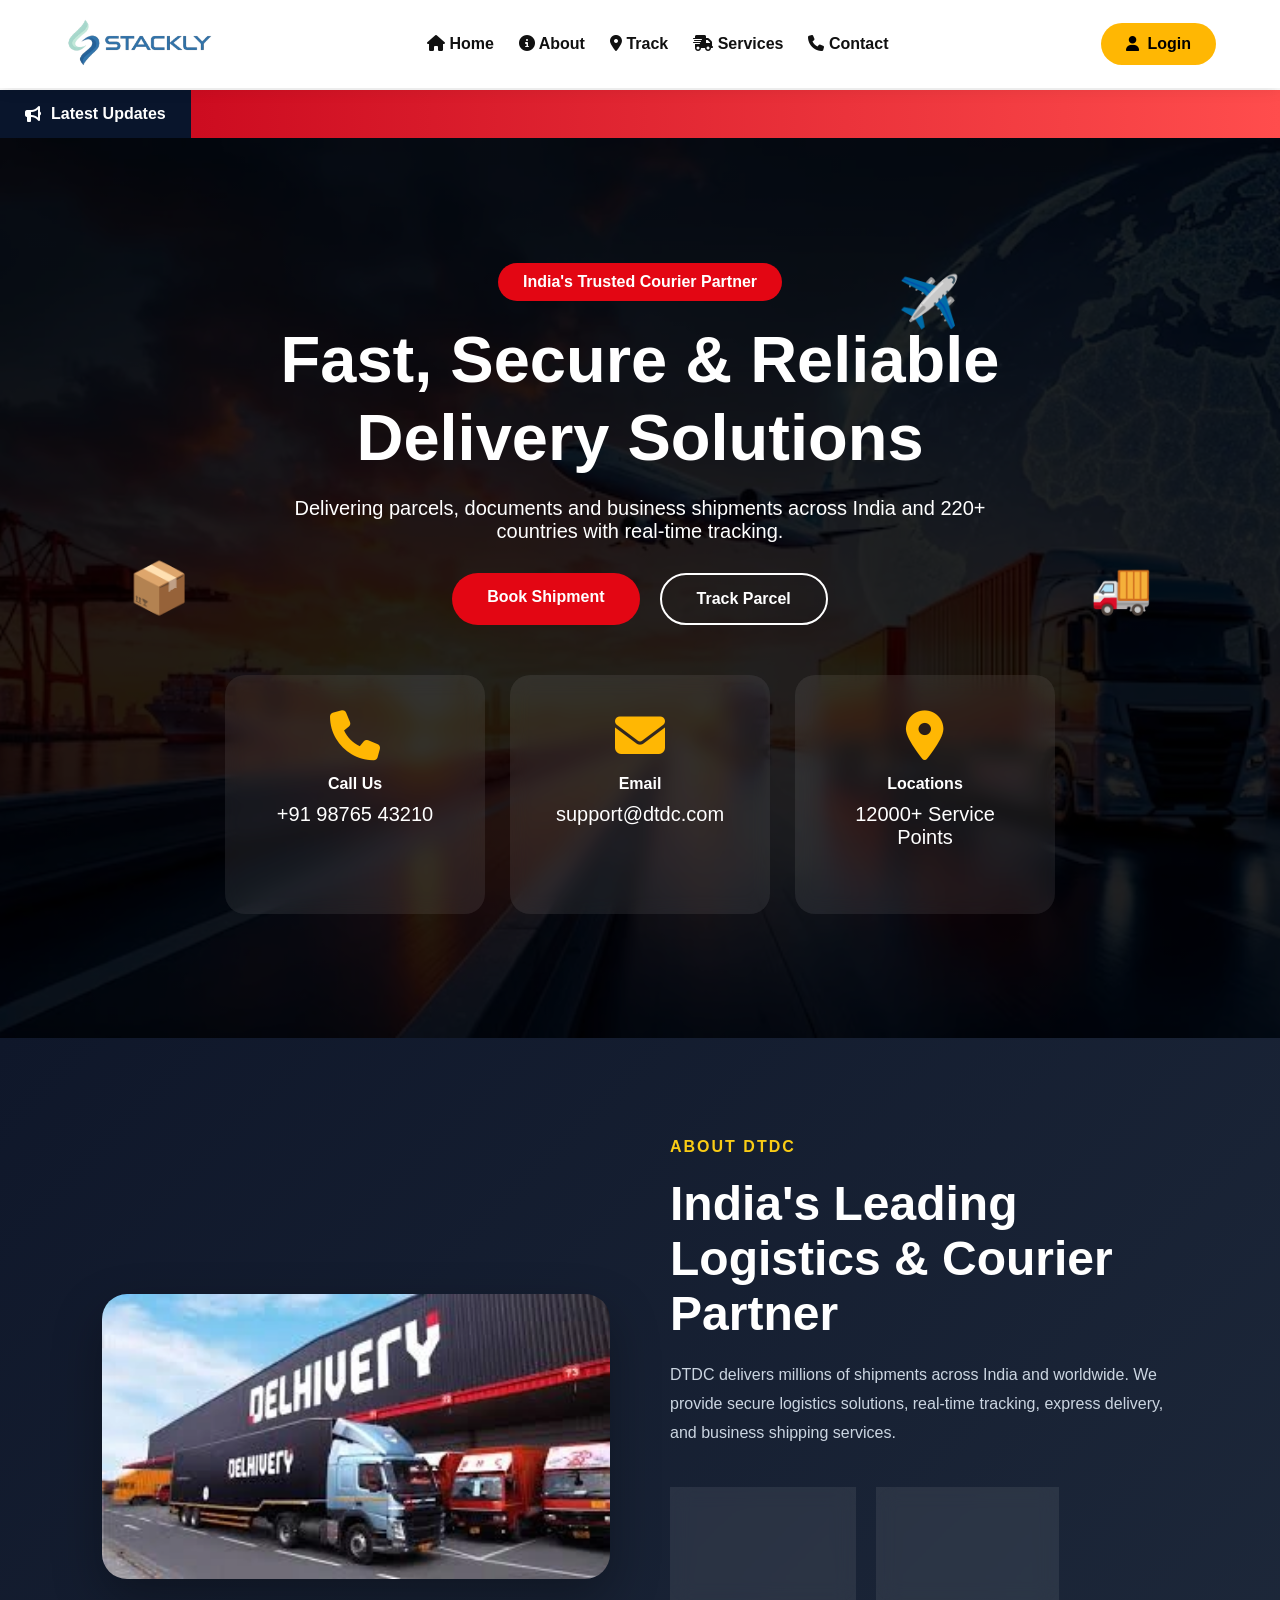
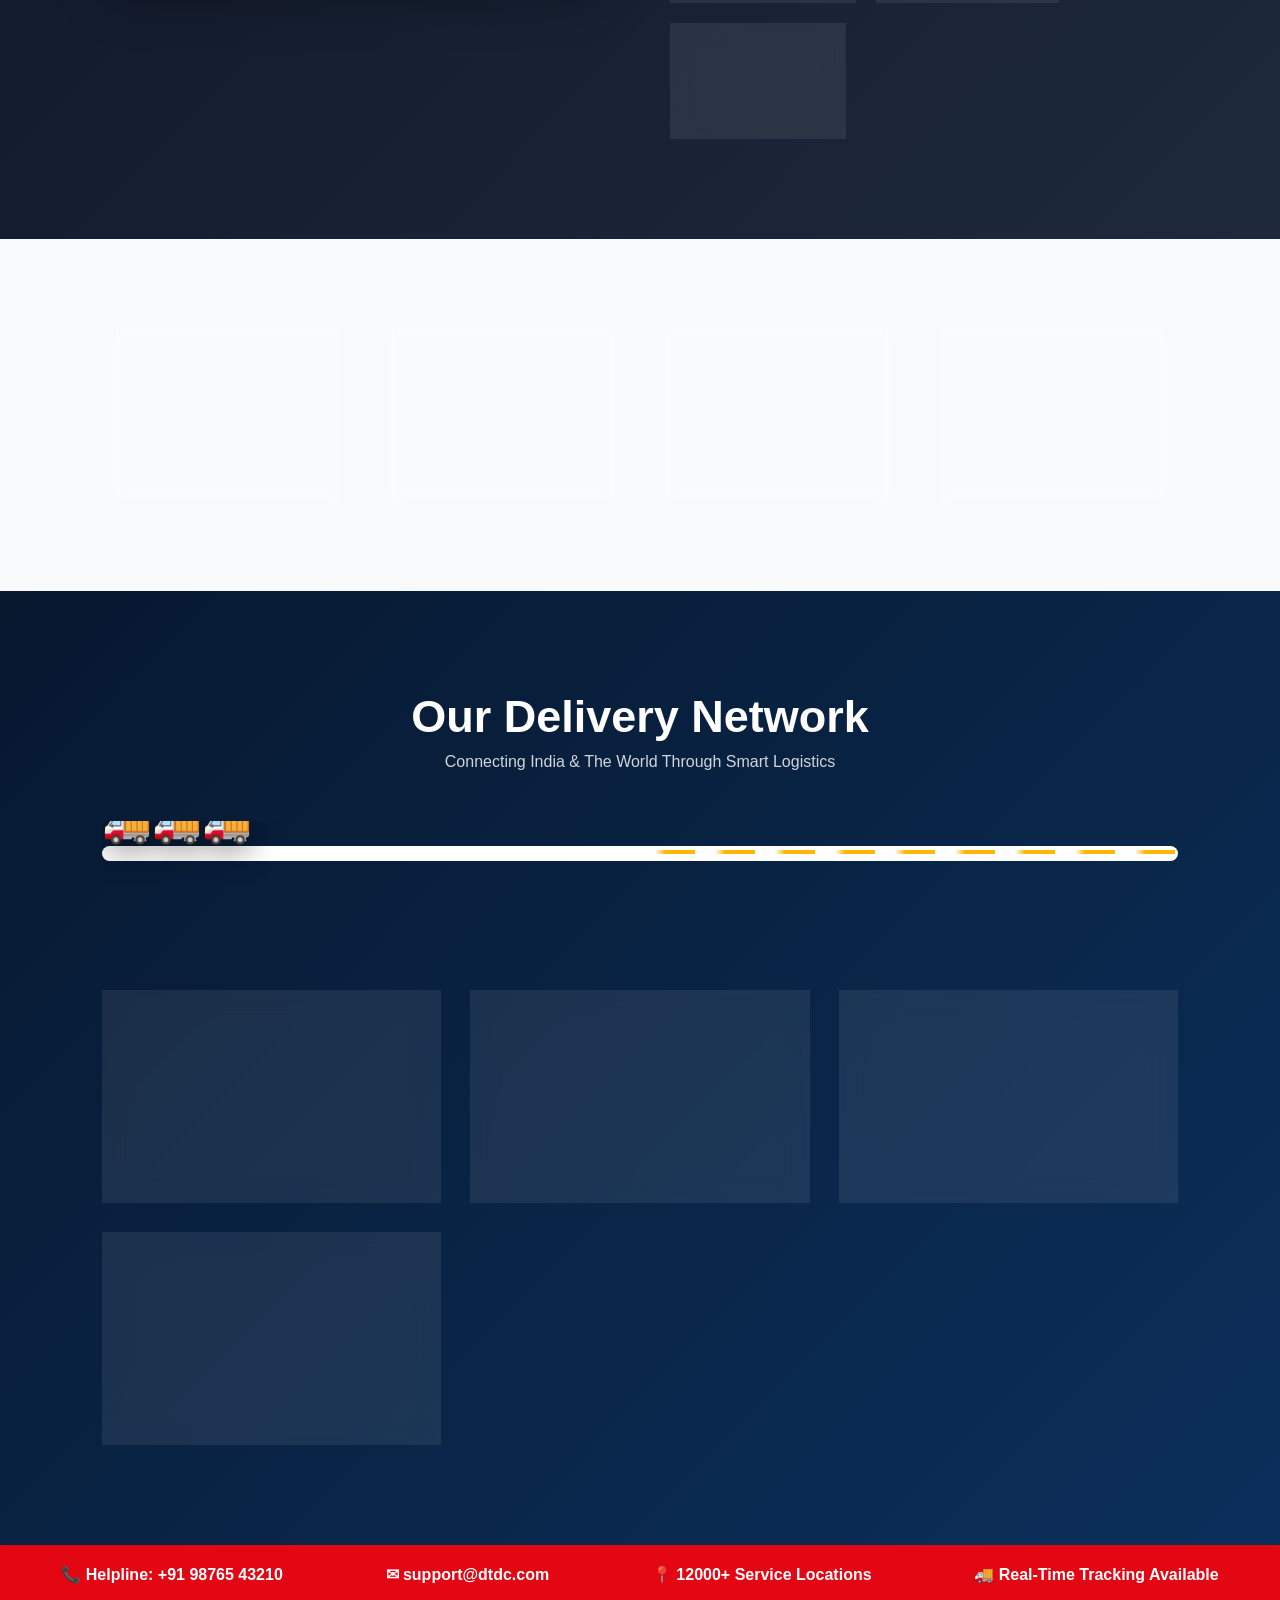
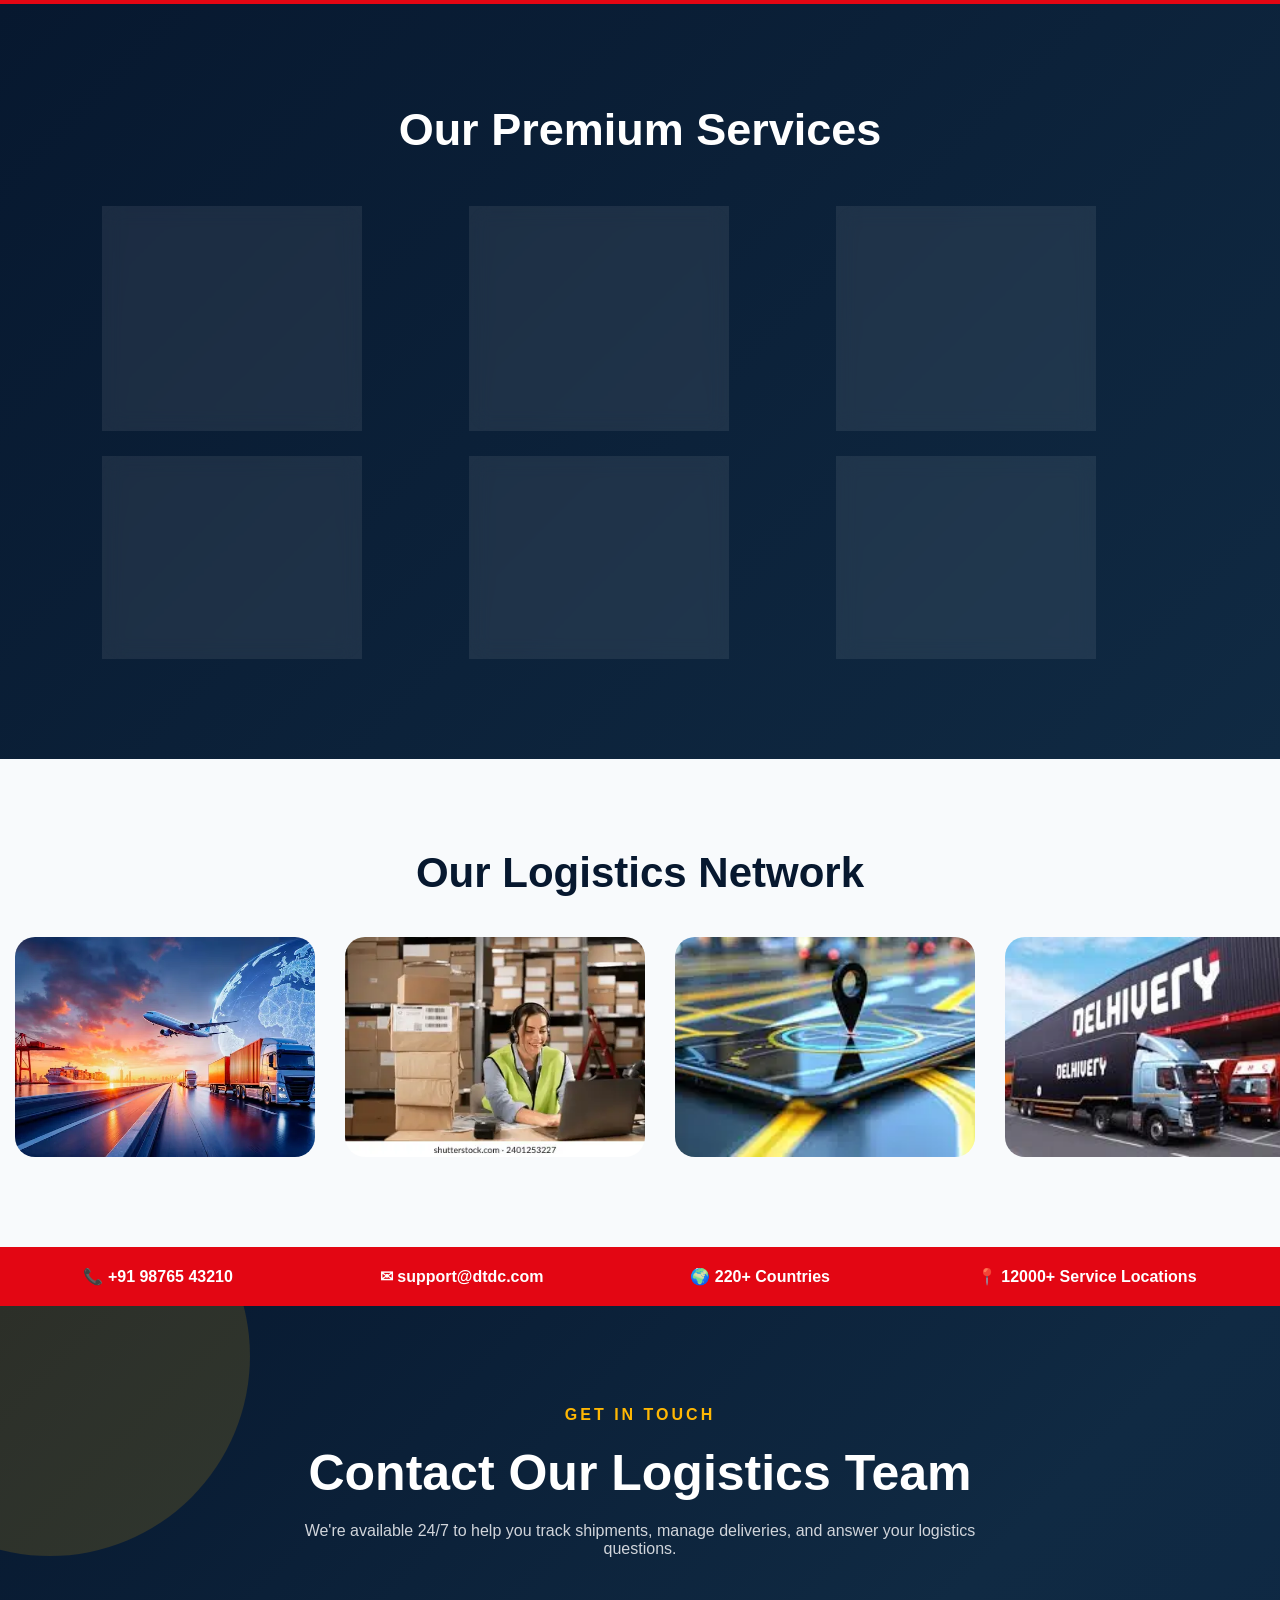
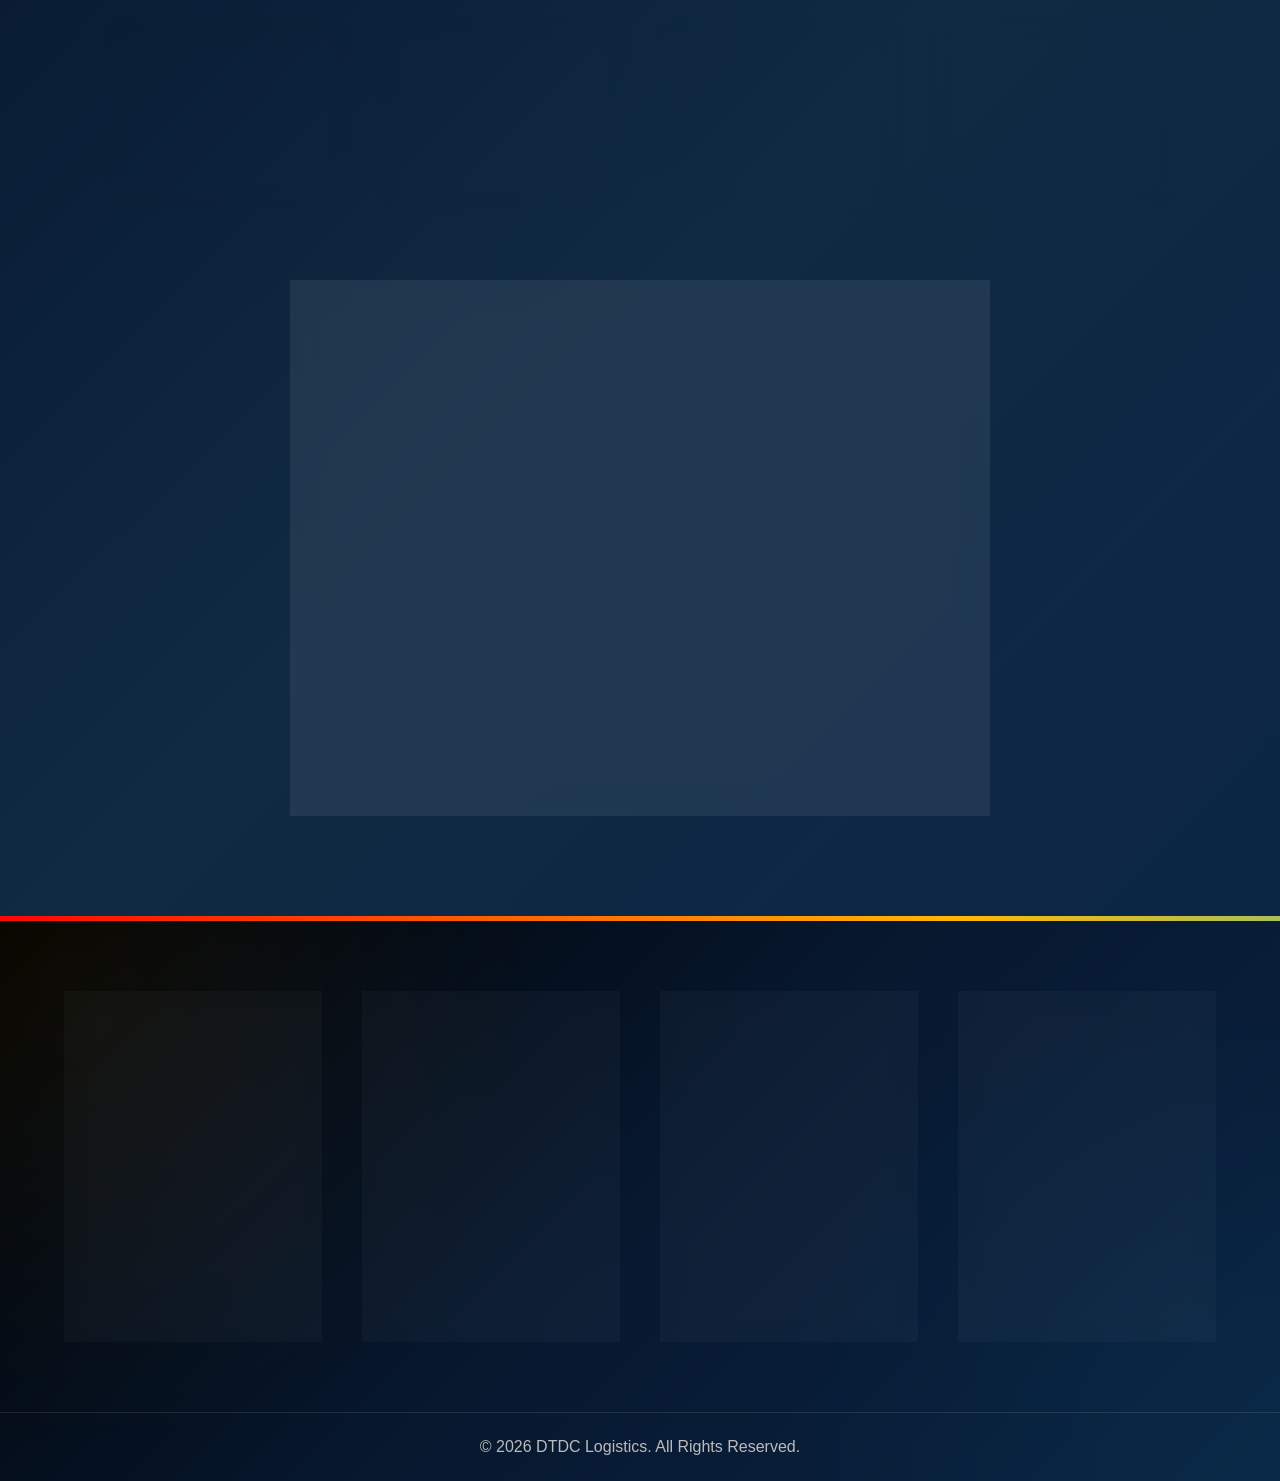
<file: index.html>
<!DOCTYPE html>
<html lang="en">
<head>
<meta charset="UTF-8">
<meta name="viewport" content="width=device-width, initial-scale=1.0">
<title>DTDC Logistics</title>

<link rel="stylesheet" href="style.css">

<link rel="stylesheet"
href="https://cdnjs.cloudflare.com/ajax/libs/font-awesome/6.5.1/css/all.min.css">
</head>
<body>
  
    <section class="news-ticker">
    <div class="ticker-title">
        <i class="fas fa-bullhorn"></i> Latest Updates
    </div>

    <div class="ticker-wrapper">
        <div class="ticker-content">
            🚚 Express Delivery Across India |
            📦 Real-Time Shipment Tracking Available |
            🌍 International Courier Services to 220+ Countries |
            ⚡ Same-Day Delivery in Selected Cities |
            📞 Customer Support Available 24/7 |
            🎉 Special Discounts for Business Accounts |
        </div>
    </div>
</section>


<!-- Header -->

<header>
    
    <!-- Logo -->
   <div class="logo">
    <a href="index.html">
        <img src="imagelogo.webp" alt="DTDC Logo">
    </a>
</div>

    <!-- Mobile Menu Toggle -->
    <div class="menu-toggle" id="menuToggle">
        <i class="fas fa-bars"></i>
    </div>

    <!-- Navigation -->
    <nav id="navMenu">

        <a href="index.html">
            <i class="fas fa-house"></i> Home
        </a>

        <a href="about.html">
            <i class="fas fa-circle-info"></i> About
        </a>

        <a href="track.html">
            <i class="fas fa-location-dot"></i> Track
        </a>

        <a href="services.html">
            <i class="fas fa-truck-fast"></i> Services
        </a>

        <a href="contact.html">
            <i class="fas fa-phone"></i> Contact
        </a>

        <!-- Mobile Buttons -->
        <div class="mobile-buttons">
<a href="login.html">
    <button class="login-btn">
        <i class="fas fa-user"></i> Login
    </button>
</a>
        </div>

    </nav>

    <!-- Desktop Buttons -->
    <div class="header-btns">

      <a href="login.html">
    <button class="login-btn">
        <i class="fas fa-user"></i> Login
    </button>
</a>
       
    </div>

</header>
<section class="hero" id="home">

    <video autoplay muted loop playsinline class="bg-video">
        <source src="Delivery.webp">
    </video>

    <div class="overlay"></div>

    <!-- Floating Boxes -->
    <div class="floating box1">📦</div>
    <div class="floating box2">🚚</div>
    <div class="floating box3">✈️</div>

    <div class="hero-content">

        <span class="tag">India's Trusted Courier Partner</span>

        <h1>
            Fast, Secure & Reliable <br>
            Delivery Solutions
        </h1>

        <p>
            Delivering parcels, documents and business shipments
            across India and 220+ countries with real-time tracking.
        </p>

        <div class="hero-buttons">
            <a href="index.html" class="btn-primary">Book Shipment</a>
            <a href="track.html" class="btn-secondary">Track Parcel</a>
        </div>

        <!-- Contact Cards -->

        <div class="contact-cards">

            <div class="card">
                <i class="fas fa-phone"></i>
                <h4>Call Us</h4>
                <p>+91 98765 43210</p>
            </div>

            <div class="card">
                <i class="fas fa-envelope"></i>
                <h4>Email</h4>
                <p>support@dtdc.com</p>
            </div>

            <div class="card">
                <i class="fas fa-location-dot"></i>
                <h4>Locations</h4>
                <p>12000+ Service Points</p>
            </div>

        </div>

    </div>

</section>

</section>

<!-- About -->
<section class="about-section" id="about">

    <div class="about-image">
        <img src="Delivery.webp" alt="Logistics">
    </div>

    <div class="about-content">
        <span>ABOUT DTDC</span>

        <h2>India's Leading Logistics & Courier Partner</h2>

        <p>
            DTDC delivers millions of shipments across India and worldwide.
            We provide secure logistics solutions, real-time tracking,
            express delivery, and business shipping services.
        </p>

        <div class="about-boxes">

            <div class="box">
                <h3>14M+</h3>
                <p>Shipments Monthly</p>
            </div>

            <div class="box">
                <h3>220+</h3>
                <p>Countries Covered</p>
            </div>

            <div class="box">
                <h3>12000+</h3>
                <p>Service Locations</p>
            </div>

        </div>

    </div>

</section>


<section class="contact-section">

    <div class="contact-card">
        <i class="fas fa-phone"></i>
        <h3>Call Us</h3>
        <p>+91 98765 43210</p>
    </div>

    <div class="contact-card">
        <i class="fas fa-envelope"></i>
        <h3>Email</h3>
        <p>support@dtdc.com</p>
    </div>

    <div class="contact-card">
        <i class="fas fa-location-dot"></i>
        <h3>Office</h3>
        <p>Hyderabad, India</p>
    </div>

    <div class="contact-card">
        <i class="fas fa-clock"></i>
        <h3>Working Hours</h3>
        <p>24/7 Customer Support</p>
    </div>

</section>

<!-- Stats -->

<section class="stats-section">

    <div class="section-title">
        <h2>Our Delivery Network</h2>
        <p>Connecting India & The World Through Smart Logistics</p>
    </div>

   <div class="tracking-line">
    <div class="road"></div>
    <div class="truck">🚚🚚🚚</div>
</div>

    <div class="stats">

        <div class="stat">
            <i class="fas fa-warehouse"></i>
            <h2 class="counter" data-target="570">20k</h2>
            <p>Operating Facilities</p>
        </div>

        <div class="stat">
            <i class="fas fa-map-location-dot"></i>
            <h2 class="counter" data-target="14000">50k</h2>
            <p>Pincodes Covered</p>
        </div>

        <div class="stat">
            <i class="fas fa-earth-asia"></i>
            <h2 class="counter" data-target="240">60k</h2>
            <p>Countries Connected</p>
        </div>

        <div class="stat">
            <i class="fas fa-users"></i>
            <h2 class="counter" data-target="96">50k</h2>
            <p>Population Reach %</p>
        </div>

    </div>

</section>


<section class="contact-strip">

    <div>
        📞 Helpline: +91 98765 43210
    </div>

    <div>
        ✉ support@dtdc.com
    </div>

    <div>
        📍 12000+ Service Locations
    </div>

    <div>
        🚚 Real-Time Tracking Available
    </div>

</section>
<!-- Services -->

<section class="services" id="services">

    <h2>Our Premium Services</h2>

    <div class="service-grid">

        <div class="card">
            <i class="fas fa-box"></i>
            <h3>Express Parcel</h3>
            <p>Fast and secure delivery across India.</p>
        </div>

        <div class="card">
            <i class="fas fa-plane"></i>
            <h3>International Shipping</h3>
            <p>Worldwide courier solutions.</p>
        </div>

        <div class="card">
            <i class="fas fa-truck"></i>
            <h3>B2B Logistics</h3>
            <p>Reliable transportation services.</p>
        </div>

        <div class="card">
            <i class="fas fa-warehouse"></i>
            <h3>Warehousing</h3>
            <p>Modern inventory management.</p>
        </div>

        <div class="card">
            <i class="fas fa-location-dot"></i>
            <h3>Live Tracking</h3>
            <p>Track shipments in real time.</p>
        </div>

        <div class="card">
            <i class="fas fa-clock"></i>
            <h3>Same Day Delivery</h3>
            <p>Quick delivery for urgent orders.</p>
        </div>

    </div>

</section>


<!-- Auto Scrolling Gallery -->

<section class="gallery-section">

    <h2>Our Logistics Network</h2>

    <div class="slider">

        <div class="slide-track">

            <img src="Network.webp">
            <img src="Support.webp">
            <img src="Track.webp">
            <img src="Delivery.webp">
            <img src="dasbord.webp">

            <!-- duplicate -->
         
            <img src="Network.webp">
            <img src="Support.webp">
            <img src="Track.webp">
            <img src="Delivery.webp">
            <img src="dasbord.webp">

        </div>

    </div>

</section>


<!-- Contact Strip -->

<section class="contact-bar">

    <div>📞 +91 98765 43210</div>
    <div>✉ support@dtdc.com</div>
    <div>🌍 220+ Countries</div>
    <div>📍 12000+ Service Locations</div>

</section>

<!-- Contact -->
<section class="contact-us" id="contact">

    <div class="contact-header">
        <span>GET IN TOUCH</span>
        <h2>Contact Our Logistics Team</h2>
        <p>
            We're available 24/7 to help you track shipments,
            manage deliveries, and answer your logistics questions.
        </p>
    </div>

    <div class="contact-container">

        <div class="contact-card">
            <i class="fas fa-phone-volume"></i>
            <h3>Call Support</h3>
            <p>+91 98765 43210</p>
        </div>

        <div class="contact-card">
            <i class="fas fa-envelope-open-text"></i>
            <h3>Email Us</h3>
            <p>support@dtdc.com</p>
        </div>

        <div class="contact-card">
            <i class="fas fa-location-dot"></i>
            <h3>Head Office</h3>
            <p>Hyderabad, India</p>
        </div>

        <div class="contact-card">
            <i class="fas fa-headset"></i>
            <h3>24/7 Support</h3>
            <p>Always Available</p>
        </div>

    </div>

    <div class="contact-form">

        <div class="form-box">

            <h3>Send a Message</h3>

            <input type="text" placeholder="Your Name">

            <input type="email" placeholder="Your Email">

            <input type="text" placeholder="Tracking Number">

            <textarea placeholder="Write Your Message"></textarea>

         <a href="contact.html">
    <button>Send Message</button>
</a>

        </div>

    </div>

</section>
<!-- Footer -->

<footer class="footer">

    <div class="footer-top-line"></div>

    <div class="footer-container">

        <!-- Company -->
        <div class="footer-box fade-up">

            <a href="index.html" class="footer-logo">
                <img src="imagelogo.webp" alt="DTDC Logistics Logo">
            </a>

            <p>
                Delivering trust, speed and reliability across India
                and worldwide with advanced logistics solutions.
            </p>

            <div class="social-icons">
                <a href="404.html"><i class="fa-brands fa-facebook-f"></i></a>
                <a href="404.html"><i class="fa-brands fa-instagram"></i></a>
                <a href="404.html"><i class="fa-brands fa-twitter"></i></a>
                <a href="404.html"><i class="fa-brands fa-linkedin-in"></i></a>
            </div>

        </div>

        <!-- Quick Links -->
        <div class="footer-box fade-up delay1">
            <h3>Quick Links</h3>
            <a href="index.html">Home</a>
            <a href="about.html">About</a>
            <a href="services.html">Services</a>
            <a href="track.html">Tracking</a>
            <a href="contact.html">Contact</a>
        </div>

        <!-- Contact -->
        <div class="footer-box fade-up delay2">
            <h3>Contact Us</h3>
            <p><i class="fas fa-map-marker-alt"></i> Hyderabad, India</p>
            <p><i class="fas fa-phone"></i> +91 9876543210</p>
            <p><i class="fas fa-envelope"></i> support@dtdc.com</p>
            <p><i class="fas fa-clock"></i> Mon - Sat : 9AM - 8PM</p>
        </div>

        <!-- Newsletter -->
        <div class="footer-box fade-up delay3">
            <h3>Newsletter</h3>
            <p>Subscribe for latest logistics updates.</p>

            <form class="subscribe-form">
                <input type="email" placeholder="Enter Your Email">
                <button type="submit">Subscribe Now</button>
            </form>
        </div>

    </div>

    <div class="footer-bottom">
        © 2026 DTDC Logistics. All Rights Reserved.
    </div>

</footer>
<script src="script.js"></script>

</body>
</html>
</file>
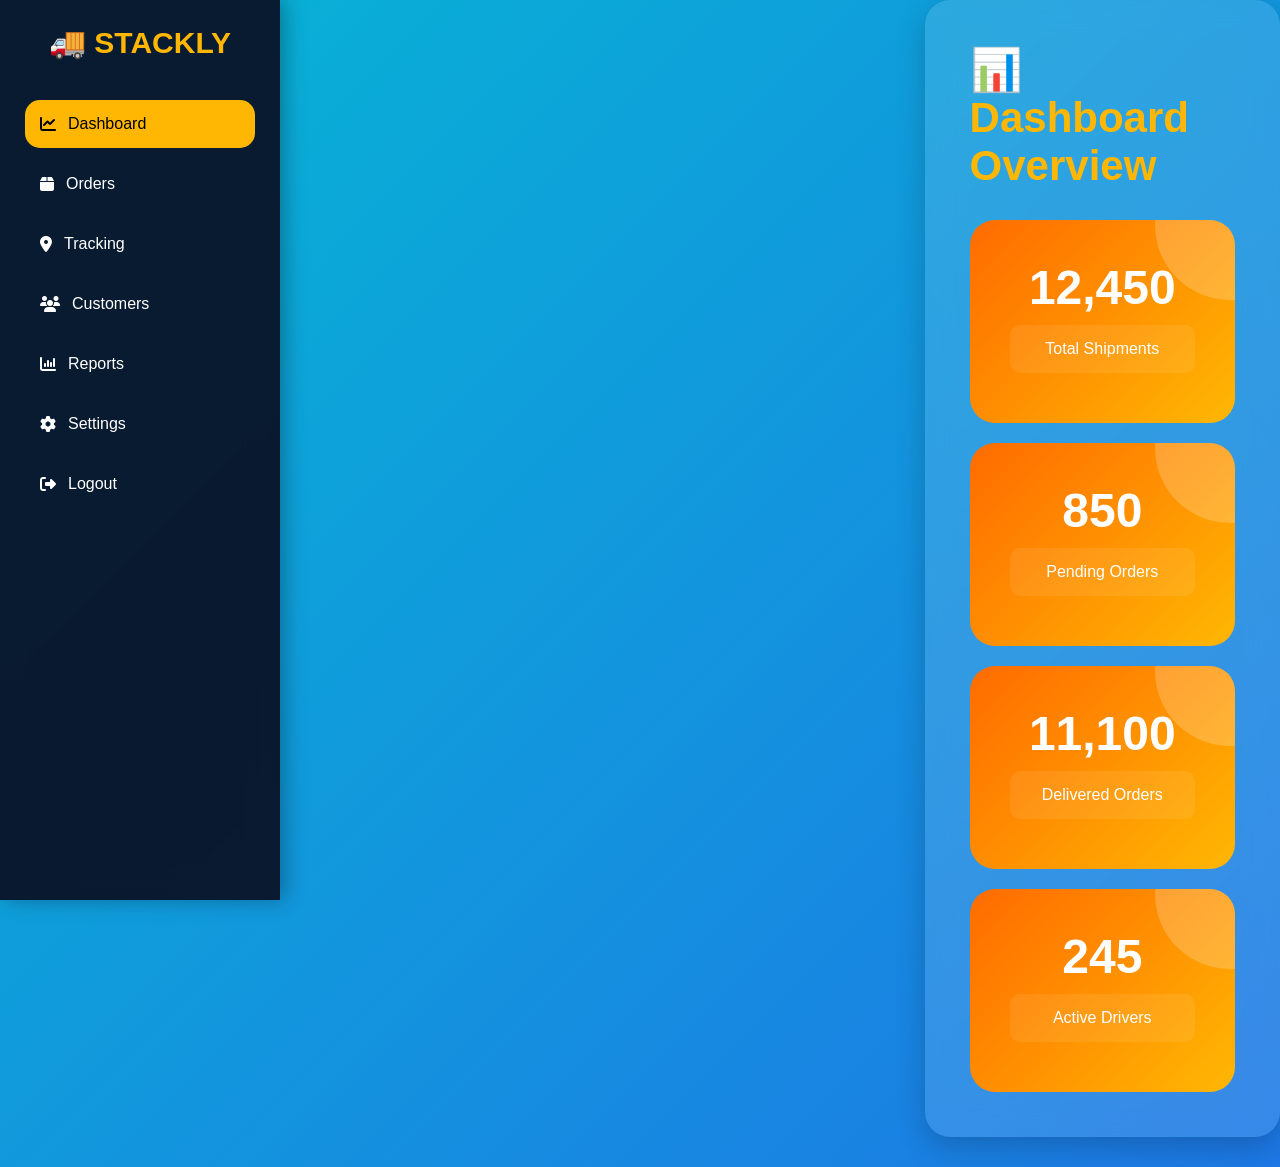
<file: dashboard.html>
<!DOCTYPE html>
<html lang="en">
<head>
<meta charset="UTF-8">
<meta name="viewport" content="width=device-width, initial-scale=1.0">

<title>Postal Dashboard</title>

<link rel="stylesheet"
href="https://cdnjs.cloudflare.com/ajax/libs/font-awesome/6.5.2/css/all.min.css">

<link rel="stylesheet" href="dashboard.css">
</head>
<body>
<div class="dashboard">

    <!-- SIDEBAR -->
    <aside class="sidebar">
<div class="logo">
    <a href="index.html">🚚 STACKLY</a>
</div>


        <ul>
            <li class="menu active" data-page="home">
                <i class="fa-solid fa-chart-line"></i> Dashboard
            </li>

            <li class="menu" data-page="orders">
                <i class="fa-solid fa-box"></i> Orders
            </li>

            <li class="menu" data-page="tracking">
                <i class="fa-solid fa-location-dot"></i> Tracking
            </li>

            <li class="menu" data-page="customers">
                <i class="fa-solid fa-users"></i> Customers
            </li>

            <li class="menu" data-page="reports">
                <i class="fa-solid fa-chart-column"></i> Reports
            </li>

            <li class="menu" data-page="settings">
                <i class="fa-solid fa-gear"></i> Settings
            </li>
<li id="logout">
    <a href="index.html">
        <i class="fa-solid fa-right-from-bracket"></i> Logout
    </a>
</li>
        </ul>

    </aside>

    <!-- MAIN CONTENT -->
<!-- MAIN CONTENT -->
<main class="main-content">

<!-- Menu Toggle -->
<button class="menu-toggle" id="menuToggle">
    <i class="fas fa-bars"></i>
</button>

<!-- Overlay -->
<div class="overlay" id="overlay"></div>
</main>
        <!-- DASHBOARD PAGE -->
        <section id="home" class="page">

            <div class="dashboard-section">
                <h2>📊 Dashboard Overview</h2>

                <div class="cards">
                    <div class="card">
                        <h3>12,450</h3>
                        <p>Total Shipments</p>
                    </div>

                    <div class="card">
                        <h3>850</h3>
                        <p>Pending Orders</p>
                    </div>

                    <div class="card">
                        <h3>11,100</h3>
                        <p>Delivered Orders</p>
                    </div>

                    <div class="card">
                        <h3>245</h3>
                        <p>Active Drivers</p>
                    </div>
                </div>
            </div>

        </section>

        <!-- ORDERS PAGE -->
        <section id="orders" class="page">

            <div class="dashboard-section">

                <h2>📦 Recent Orders</h2>

                <table class="order-table">
                    <tr>
                        <th>Order ID</th>
                        <th>Customer</th>
                        <th>Status</th>
                        <th>Amount</th>
                    </tr>

                    <tr>
                        <td>#PS1001</td>
                        <td>Rahul Kumar</td>
                        <td>🚚 In Transit</td>
                        <td>₹450</td>
                    </tr>

                    <tr>
                        <td>#PS1002</td>
                        <td>Priya Sharma</td>
                        <td>✅ Delivered</td>
                        <td>₹620</td>
                    </tr>
                </table>

            </div>

        </section>

        <!-- TRACKING PAGE -->
        <section id="tracking" class="page">

            <div class="dashboard-section">

                <h2>🚚 Live Tracking</h2>

                <div class="tracking-box">

                    <div class="track-item">
                        <h4>Shipment #TRK45896</h4>
                        <p>Hyderabad → Chennai</p>
                        <span>In Transit</span>
                    </div>

                    <div class="track-item">
                        <h4>Shipment #TRK45897</h4>
                        <p>Delhi → Mumbai</p>
                        <span>Delivered</span>
                    </div>

                </div>

            </div>

        </section>

        <!-- CUSTOMERS PAGE -->
        <section id="customers" class="page">

            <div class="dashboard-section">

                <h2>👥 Customers</h2>

                <div class="customer-grid">

                    <div class="customer-card">
                        <i class="fa-solid fa-user"></i>
                        <h4>Mahesh Billa</h4>
                        <p>52 Orders</p>
                    </div>

                    <div class="customer-card">
                        <i class="fa-solid fa-user"></i>
                        <h4>Suresh Kumar</h4>
                        <p>41 Orders</p>
                    </div>

                </div>

            </div>

        </section>

        <!-- REPORTS PAGE -->
        <section id="reports" class="page">

            <div class="dashboard-section">

                <h2>📊 Reports</h2>

                <p>Revenue Reports</p>
                <p>Monthly Analytics</p>
                <p>Shipment Statistics</p>

            </div>

        </section>

        <!-- SETTINGS PAGE -->
        <section id="settings" class="page">

            <div class="dashboard-section">

                <h2>⚙ Settings</h2>

                <div class="support-grid">

                    <div class="support-card">
                        <i class="fa-solid fa-phone"></i>
                        <h4>Support</h4>
                        <p>+91 98765 43210</p>
                    </div>

                    <div class="support-card">
                        <i class="fa-solid fa-envelope"></i>
                        <h4>Email</h4>
                        <p>support@postalpro.com</p>
                    </div>

                </div>

            </div>

        </section>

    </main>

</div>

<script src="dashboard.js"></script>
</file>
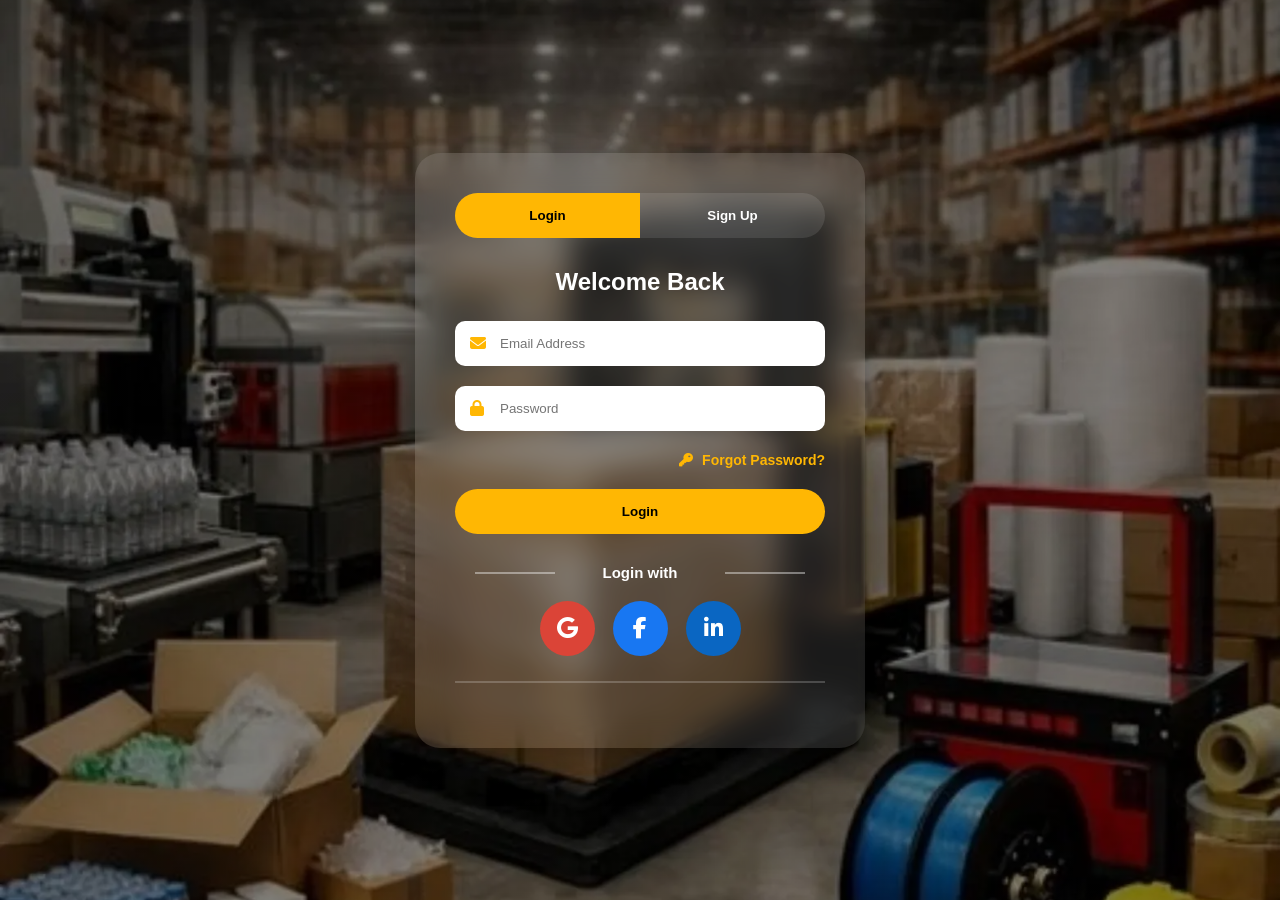
<file: login.html>
<!DOCTYPE html>
<html lang="en">
<head>
<meta charset="UTF-8">
<meta name="viewport" content="width=device-width, initial-scale=1.0">
<title>Postal Service Login</title>

<link rel="stylesheet" href="https://cdnjs.cloudflare.com/ajax/libs/font-awesome/6.5.2/css/all.min.css">
<link rel="stylesheet" href="login.css">
</head>

<body>

<div class="container">

    <div class="form-box">

        <div class="form-toggle">
            <button type="button" id="loginBtn" class="active">Login</button>
            <button type="button" id="signupBtn">Sign Up</button>
        </div>

        <!-- Login Form -->
        <form id="loginForm">

            <h2>Welcome Back</h2>

            <div class="input-box">
                <i class="fa-solid fa-envelope"></i>
                <input type="email" id="loginEmail" placeholder="Email Address" required>
            </div>

            <div class="input-box">
                <i class="fa-solid fa-lock"></i>
                <input type="password" id="loginPassword" placeholder="Password" required>
            </div>

            <div class="forgot-link">
                <a href="404.html">
                    <i class="fa-solid fa-key"></i>
                    Forgot Password?
                </a>
            </div>

            <button type="submit" class="submit-btn">
                Login
            </button>

            <p class="social-text">Login with</p>

            <div class="social-icons">
                <a href="404.html"><i class="fab fa-google"></i></a>
                <a href="404.html"><i class="fab fa-facebook-f"></i></a>
                <a href="404.html"><i class="fab fa-linkedin-in"></i></a>
            </div>

        </form>

        <!-- Signup Form -->
        <form id="signupForm" style="display:none;">

            <h2>Create Account</h2>

            <div class="input-box">
                <i class="fa-solid fa-user"></i>
                <input type="text" id="signupName" placeholder="Full Name" required>
            </div>

            <div class="input-box">
                <i class="fa-solid fa-envelope"></i>
                <input type="email" id="signupEmail" placeholder="Email Address" required>
            </div>

            <div class="input-box">
                <i class="fa-solid fa-phone"></i>
                <input type="tel" id="signupPhone" placeholder="Phone Number" required>
            </div>

            <div class="input-box">
                <i class="fa-solid fa-lock"></i>
                <input type="password" id="signupPassword" placeholder="Password" required>
            </div>

            <button type="submit" class="submit-btn">
                Create Account
            </button>

            <div class="social-icons">
                <a href="404.html"><i class="fab fa-google"></i></a>
                <a href="404.html"><i class="fab fa-facebook-f"></i></a>
                <a href="404.html"><i class="fab fa-linkedin-in"></i></a>
            </div>

        </form>

    </div>

</div>

<script src="login.js"></script>

</body>
</html>
</file>
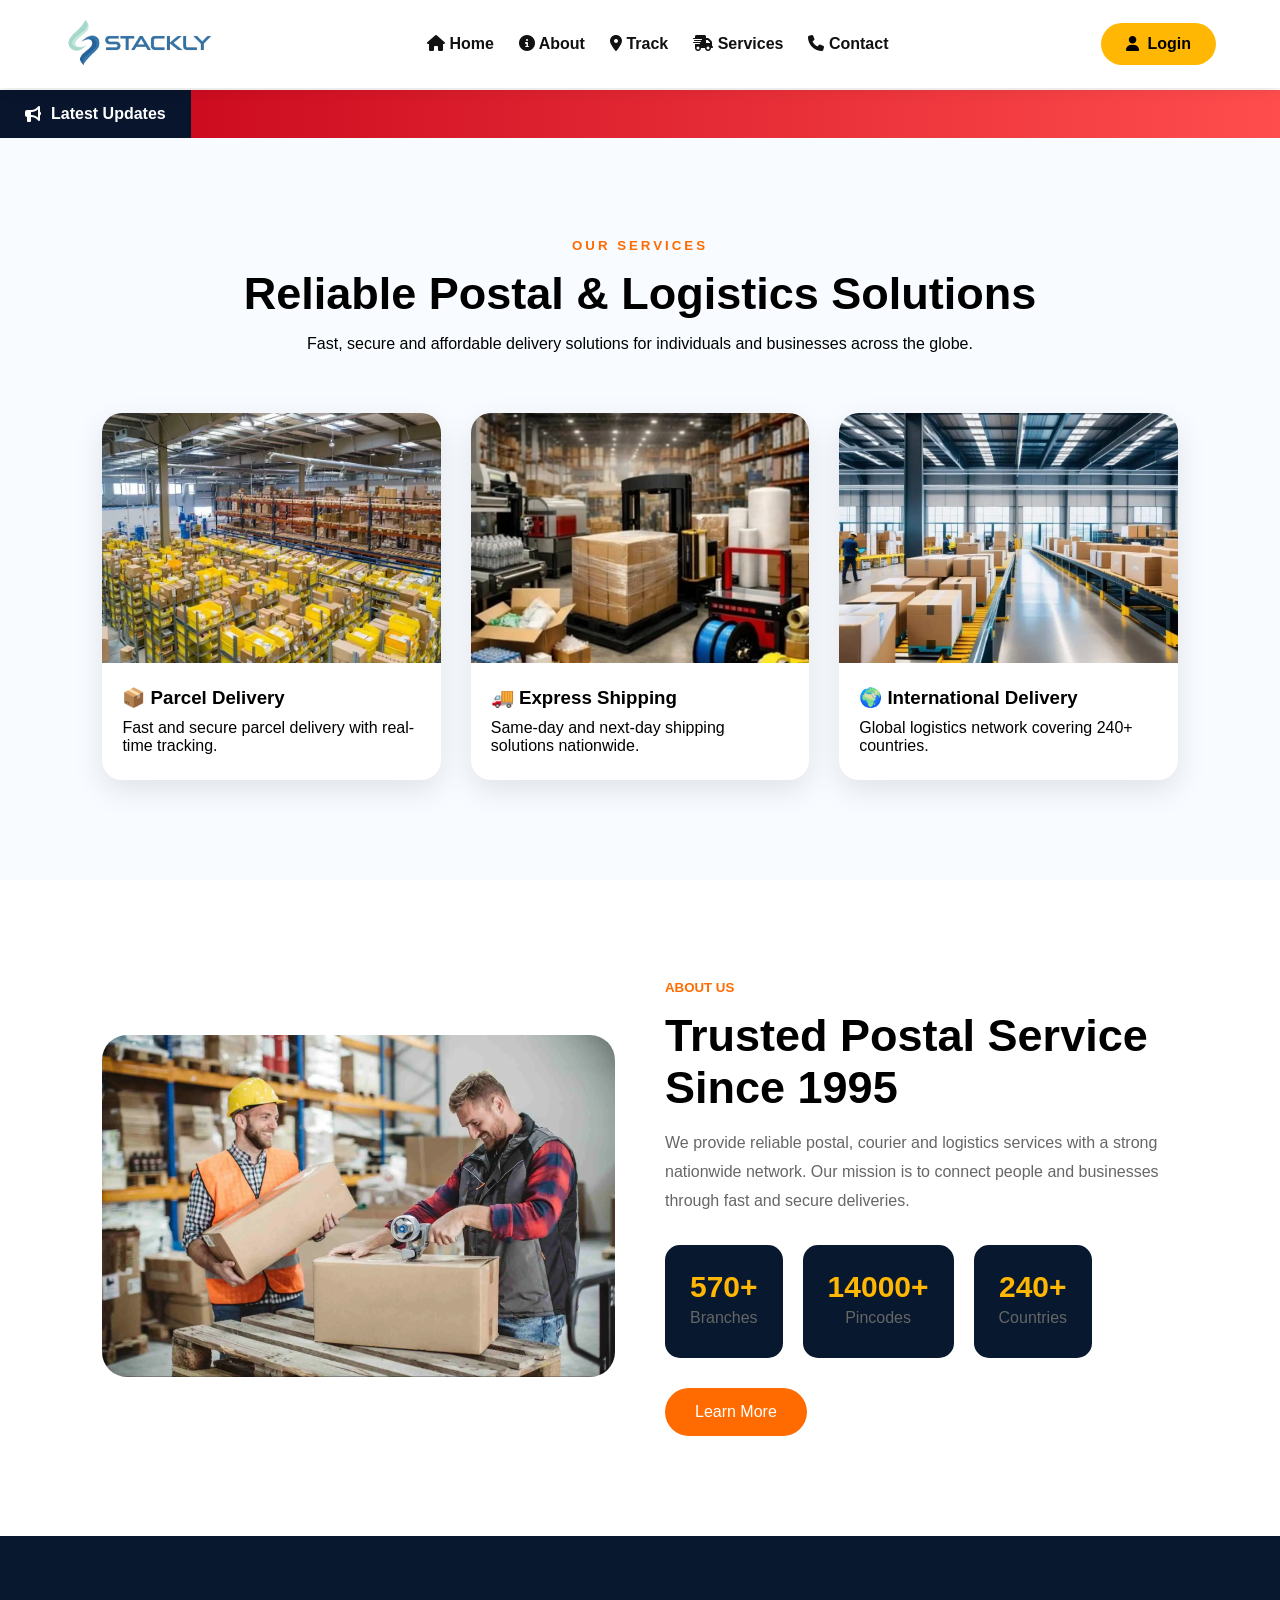
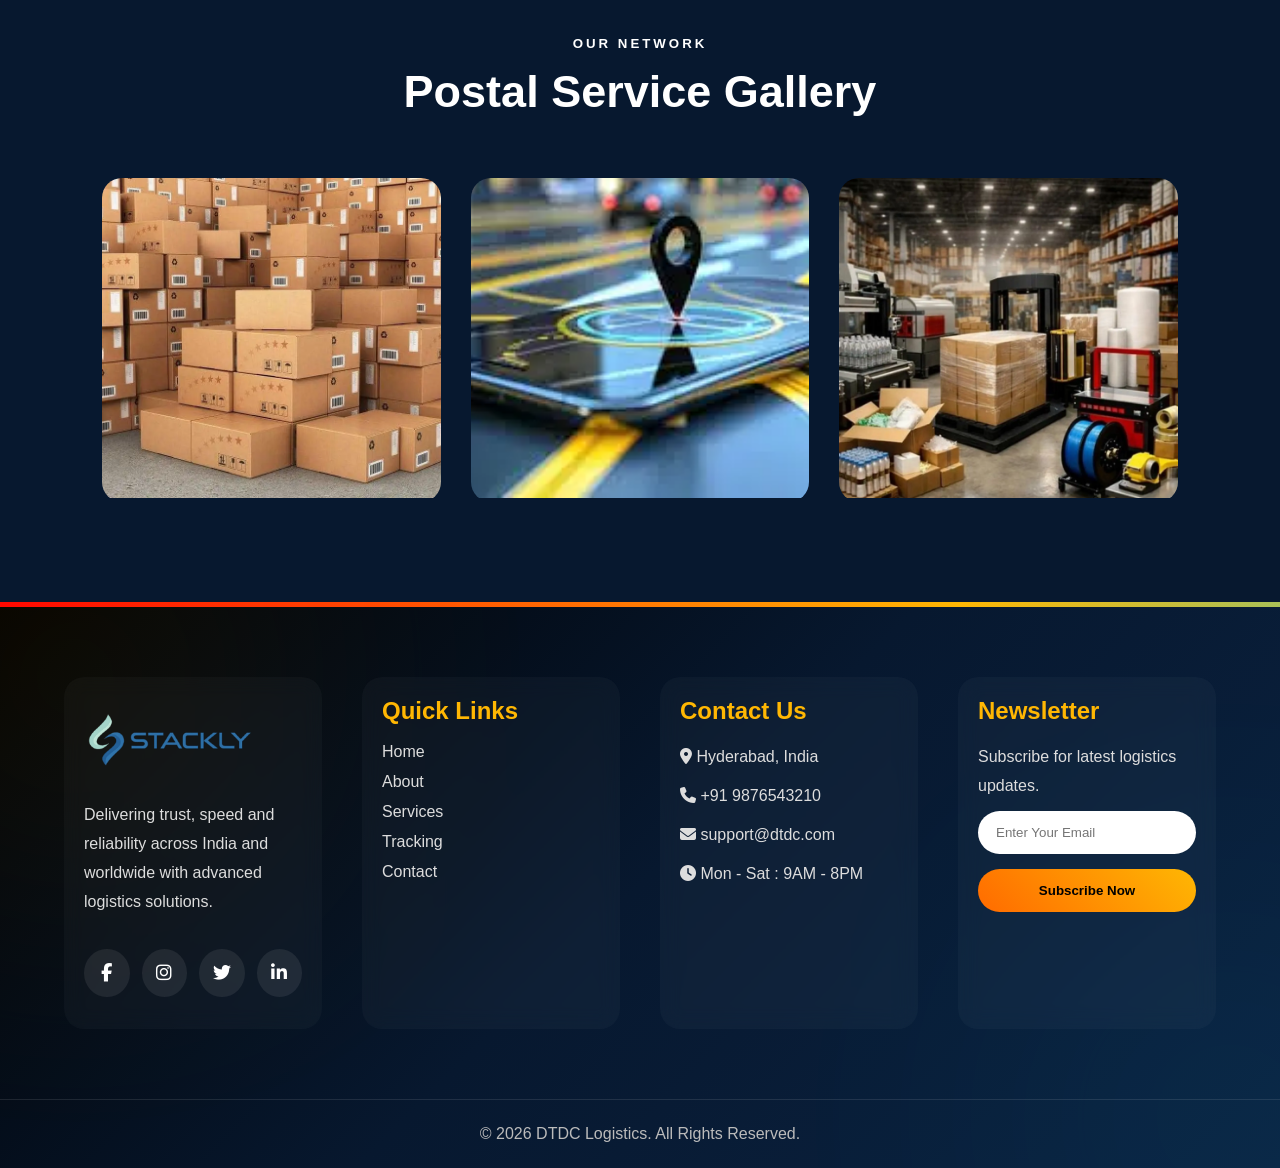
<file: services.html>
<!DOCTYPE html>
<html lang="en">
<head>
<meta charset="UTF-8">
<meta name="viewport" content="width=device-width, initial-scale=1.0">
<title>DTDC Logistics</title>

<link rel="stylesheet" href="services.css">

<link rel="stylesheet"
href="https://cdnjs.cloudflare.com/ajax/libs/font-awesome/6.5.1/css/all.min.css">
</head>
<body>
  
    <section class="news-ticker">
    <div class="ticker-title">
        <i class="fas fa-bullhorn"></i> Latest Updates
    </div>

    <div class="ticker-wrapper">
        <div class="ticker-content">
            🚚 Express Delivery Across India |
            📦 Real-Time Shipment Tracking Available |
            🌍 International Courier Services to 220+ Countries |
            ⚡ Same-Day Delivery in Selected Cities |
            📞 Customer Support Available 24/7 |
            🎉 Special Discounts for Business Accounts |
        </div>
    </div>
</section>


<!-- Header -->

<header>
    
    <!-- Logo -->
  <div class="logo">
    <a href="index.html">
        <img src="imagelogo.webp" alt="DTDC Logo">
    </a>
</div>
    <!-- Mobile Menu Toggle -->
    <div class="menu-toggle" id="menuToggle">
        <i class="fas fa-bars"></i>
    </div>

    <!-- Navigation -->
    <nav id="navMenu">

        <a href="index.html">
            <i class="fas fa-house"></i> Home
        </a>

        <a href="about.html">
            <i class="fas fa-circle-info"></i> About
        </a>

        <a href="track.html">
            <i class="fas fa-location-dot"></i> Track
        </a>

        <a href="services.html">
            <i class="fas fa-truck-fast"></i> Services
        </a>

        <a href="contact.html">
            <i class="fas fa-phone"></i> Contact
        </a>

        <!-- Mobile Buttons -->
        <div class="mobile-buttons">
<a href="login.html">
    <button class="login-btn">
        <i class="fas fa-user"></i> Login
    </button>
</a>
        </div>

    </nav>

    <!-- Desktop Buttons -->
    <div class="header-btns">

      <a href="login.html">
    <button class="login-btn">
        <i class="fas fa-user"></i> Login
    </button>
</a>
       
    </div>

</header>
<!-- SERVICES SECTION -->
<section class="services">

    <div class="title">
        <h5>OUR SERVICES</h5>
        <h2>Reliable Postal & Logistics Solutions</h2>
        <p>
            Fast, secure and affordable delivery solutions for individuals
            and businesses across the globe.
        </p>
    </div>

    <div class="service-grid">

        <div class="service-card">
            <img src="image-3.webp" alt="">
            <h3>📦 Parcel Delivery</h3>
            <p>Fast and secure parcel delivery with real-time tracking.</p>
        </div>

        <div class="service-card">
            <img src="image-4.webp" alt="">
            <h3>🚚 Express Shipping</h3>
            <p>Same-day and next-day shipping solutions nationwide.</p>
        </div>

        <div class="service-card">
            <img src="image-2.webp" alt="">
            <h3>🌍 International Delivery</h3>
            <p>Global logistics network covering 240+ countries.</p>
        </div>

    </div>
</section>

<!-- ABOUT SECTION -->
<section class="about-section">

    <div class="about-image">
        <img src="image-5.webp" alt="">
    </div>

    <div class="about-content">
        <h5>ABOUT US</h5>
        <h2>Trusted Postal Service Since 1995</h2>

        <p>
            We provide reliable postal, courier and logistics services
            with a strong nationwide network. Our mission is to connect
            people and businesses through fast and secure deliveries.
        </p>

        <div class="stats">

            <div class="stat-box">
                <h3>570+</h3>
                <p>Branches</p>
            </div>

            <div class="stat-box">
                <h3>14000+</h3>
                <p>Pincodes</p>
            </div>

            <div class="stat-box">
                <h3>240+</h3>
                <p>Countries</p>
            </div>

        </div>

        <a href="404.html" class="about-btn">Learn More</a>

    </div>

</section>

<!-- IMAGE GALLERY -->
<section class="gallery">

    <div class="title">
        <h5>OUR NETWORK</h5>
        <h2>Postal Service Gallery</h2>
    </div>

    <div class="gallery-grid">

        <div class="gallery-item">
            <img src="image-1.webp" alt="">
        </div>

        <div class="gallery-item">
            <img src="Track.webp" alt="">
        </div>

        <div class="gallery-item">
            <img src="image-4.webp" alt="">
        </div>

    </div>
</section>
<!-- Footer -->

<footer class="footer">

    <div class="footer-top-line"></div>

    <div class="footer-container">

        <!-- Company -->
        <div class="footer-box fade-up">

            <a href="index.html" class="footer-logo">
                <img src="imagelogo.webp" alt="DTDC Logistics Logo">
            </a>

            <p>
                Delivering trust, speed and reliability across India
                and worldwide with advanced logistics solutions.
            </p>

            <div class="social-icons">
                <a href="404.html"><i class="fa-brands fa-facebook-f"></i></a>
                <a href="404.html"><i class="fa-brands fa-instagram"></i></a>
                <a href="404.html"><i class="fa-brands fa-twitter"></i></a>
                <a href="404.html"><i class="fa-brands fa-linkedin-in"></i></a>
            </div>

        </div>

        <!-- Quick Links -->
        <div class="footer-box fade-up delay1">
            <h3>Quick Links</h3>
            <a href="index.html">Home</a>
            <a href="about.html">About</a>
            <a href="services.html">Services</a>
            <a href="track.html">Tracking</a>
            <a href="contact.html">Contact</a>
        </div>

        <!-- Contact -->
        <div class="footer-box fade-up delay2">
            <h3>Contact Us</h3>
            <p><i class="fas fa-map-marker-alt"></i> Hyderabad, India</p>
            <p><i class="fas fa-phone"></i> +91 9876543210</p>
            <p><i class="fas fa-envelope"></i> support@dtdc.com</p>
            <p><i class="fas fa-clock"></i> Mon - Sat : 9AM - 8PM</p>
        </div>

        <!-- Newsletter -->
        <div class="footer-box fade-up delay3">
            <h3>Newsletter</h3>
            <p>Subscribe for latest logistics updates.</p>

            <form class="subscribe-form">
                <input type="email" placeholder="Enter Your Email">
                <button type="submit">Subscribe Now</button>
            </form>
        </div>

    </div>

    <div class="footer-bottom">
        © 2026 DTDC Logistics. All Rights Reserved.
    </div>

</footer>
<script src="services.js"></script>

</body>
</html>
</file>
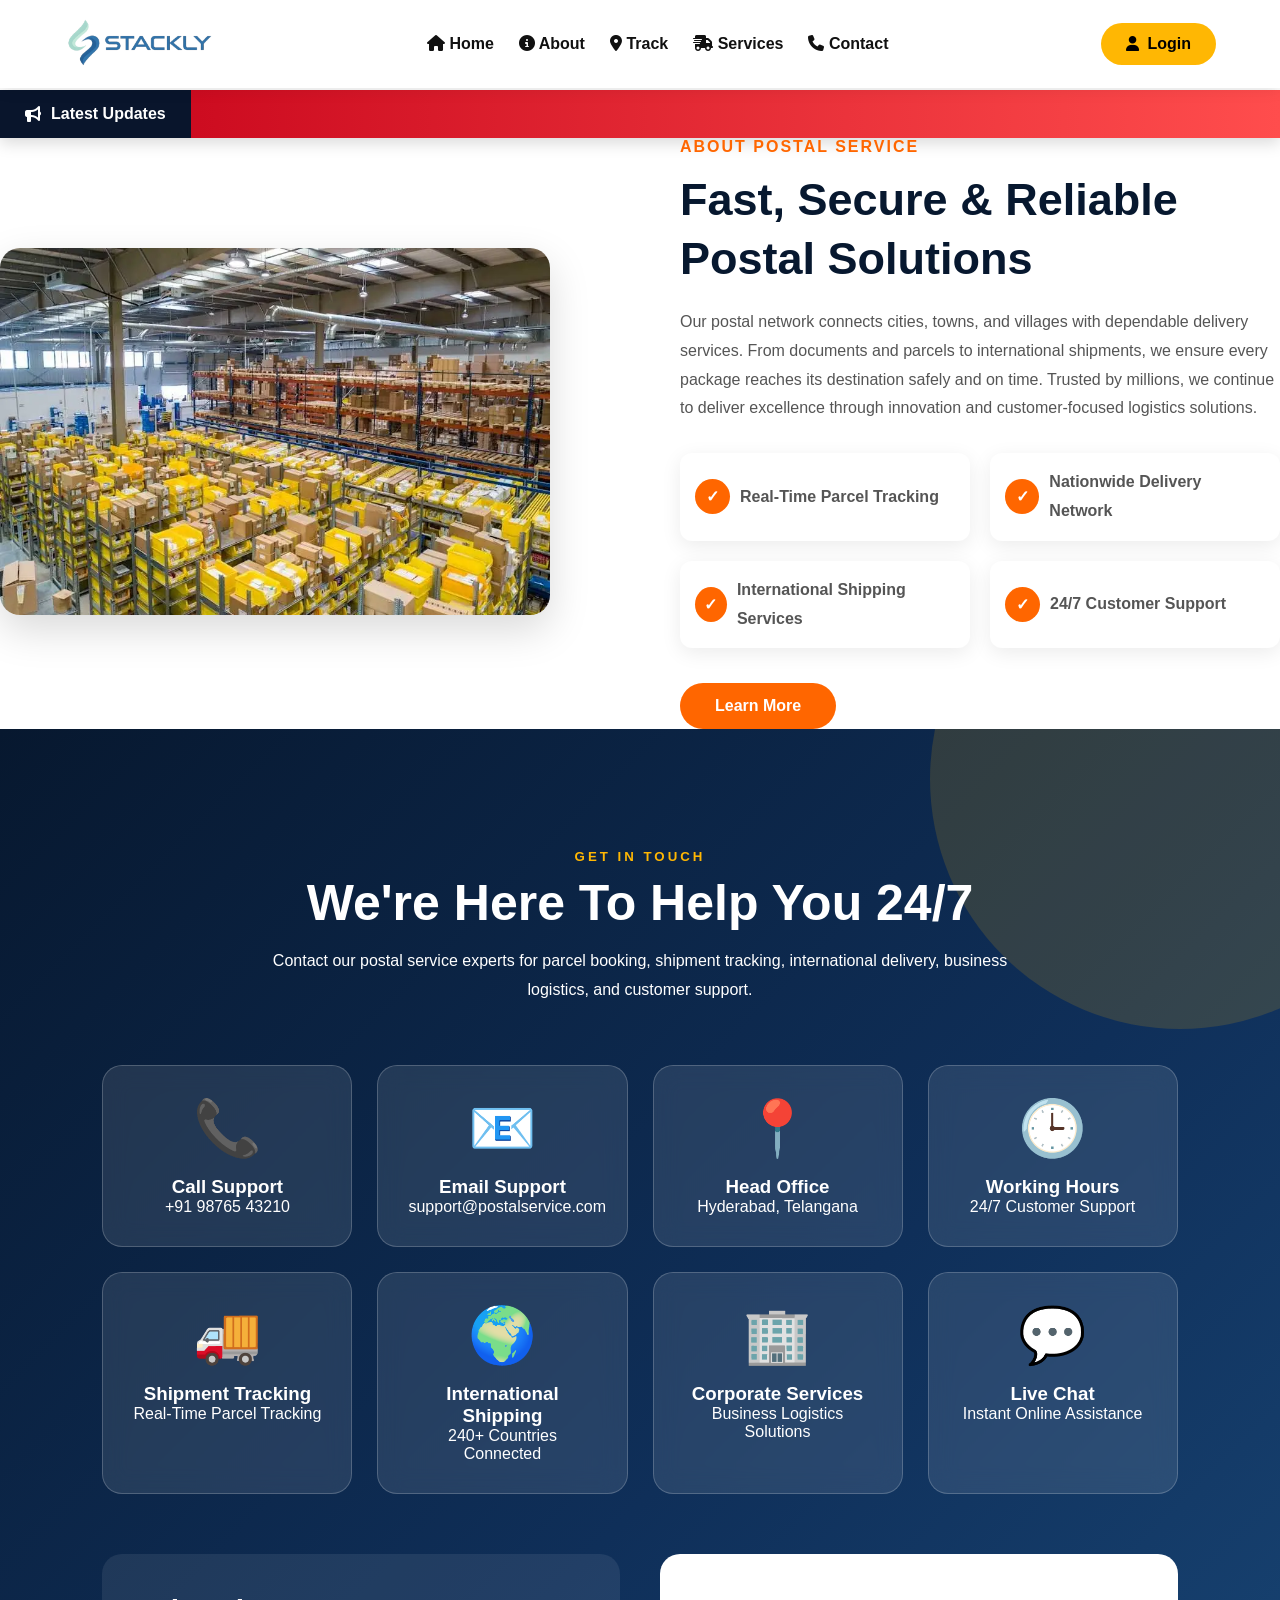
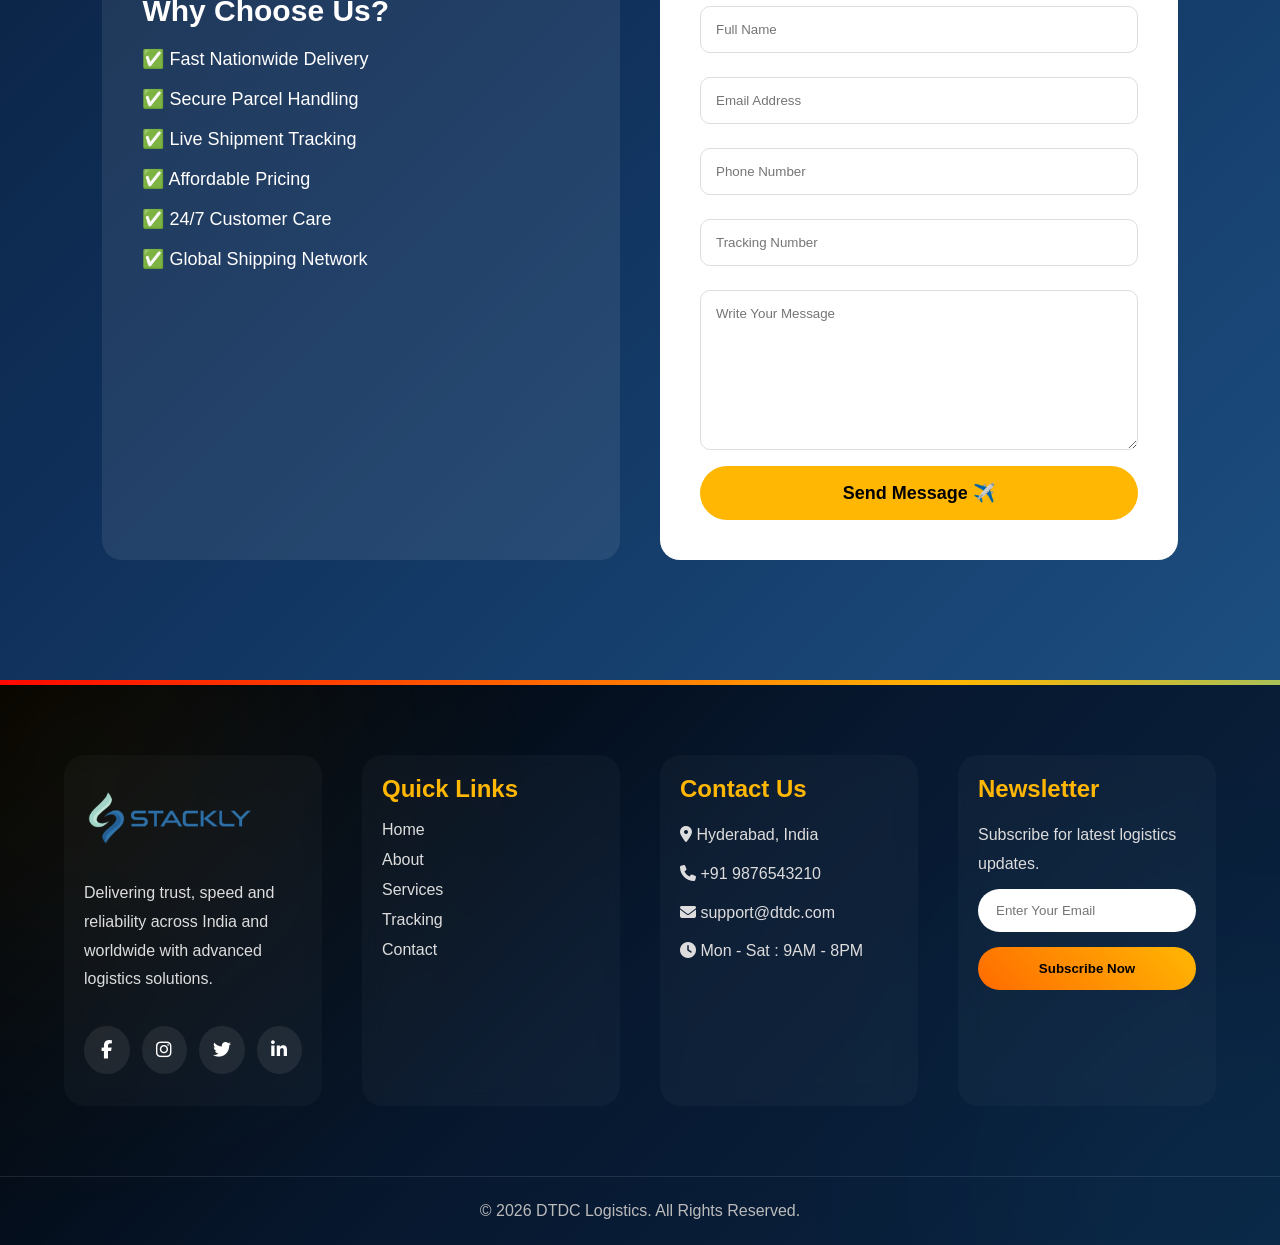
<file: track.html>
<!DOCTYPE html>
<html lang="en">
<head>
<meta charset="UTF-8">
<meta name="viewport" content="width=device-width, initial-scale=1.0">
<title>DTDC Logistics</title>

<link rel="stylesheet" href="track.css">

<link rel="stylesheet"
href="https://cdnjs.cloudflare.com/ajax/libs/font-awesome/6.5.1/css/all.min.css">
</head>
<body>
  
    <section class="news-ticker">
    <div class="ticker-title">
        <i class="fas fa-bullhorn"></i> Latest Updates
    </div>

    <div class="ticker-wrapper">
        <div class="ticker-content">
            🚚 Express Delivery Across India |
            📦 Real-Time Shipment Tracking Available |
            🌍 International Courier Services to 220+ Countries |
            ⚡ Same-Day Delivery in Selected Cities |
            📞 Customer Support Available 24/7 |
            🎉 Special Discounts for Business Accounts |
        </div>
    </div>
</section>


<!-- Header -->

<header>
    
    <!-- Logo -->
    <div class="logo">
    <a href="index.html">
        <img src="imagelogo.webp" alt="DTDC Logo">
    </a>
</div>

    <!-- Mobile Menu Toggle -->
    <div class="menu-toggle" id="menuToggle">
        <i class="fas fa-bars"></i>
    </div>

    <!-- Navigation -->
    <nav id="navMenu">

        <a href="index.html">
            <i class="fas fa-house"></i> Home
        </a>

        <a href="about.html">
            <i class="fas fa-circle-info"></i> About
        </a>

        <a href="track.html">
            <i class="fas fa-location-dot"></i> Track
        </a>

        <a href="services.html">
            <i class="fas fa-truck-fast"></i> Services
        </a>

        <a href="contact.html">
            <i class="fas fa-phone"></i> Contact
        </a>

        <!-- Mobile Buttons -->
        <div class="mobile-buttons">
<a href="login.html">
    <button class="login-btn">
        <i class="fas fa-user"></i> Login
    </button>
</a>
        </div>

    </nav>

    <!-- Desktop Buttons -->
    <div class="header-btns">

      <a href="login.html">
    <button class="login-btn">
        <i class="fas fa-user"></i> Login
    </button>
</a>
       
    </div>

</header>
<!-- ABOUT SECTION -->
<section class="about-section">

    <div class="about-container">

        <!-- Image -->
        <div class="about-image">
            <img src="image-3.webp" alt="Postal Service">
        </div>

        <!-- Content -->
        <div class="about-content">

            <h5>ABOUT POSTAL SERVICE</h5>

            <h2>
                Fast, Secure & Reliable Postal Solutions
            </h2>

            <p>
                Our postal network connects cities, towns, and villages with
                dependable delivery services. From documents and parcels to
                international shipments, we ensure every package reaches its
                destination safely and on time. Trusted by millions, we continue
                to deliver excellence through innovation and customer-focused
                logistics solutions.
            </p>

            <div class="feature-list">

                <div class="feature">
                    <span>✓</span>
                    <p>Real-Time Parcel Tracking</p>
                </div>

                <div class="feature">
                    <span>✓</span>
                    <p>Nationwide Delivery Network</p>
                </div>

                <div class="feature">
                    <span>✓</span>
                    <p>International Shipping Services</p>
                </div>

                <div class="feature">
                    <span>✓</span>
                    <p>24/7 Customer Support</p>
                </div>

            </div>

            <a href="404.html" class="about-btn">
                Learn More
            </a>

        </div>

    </div>

</section>


<section class="contact-section">

    <div class="contact-bg"></div>

    <div class="contact-heading">
        <h5>GET IN TOUCH</h5>
        <h2>We're Here To Help You 24/7</h2>
        <p>
            Contact our postal service experts for parcel booking,
            shipment tracking, international delivery, business logistics,
            and customer support.
        </p>
    </div>

    <div class="contact-grid">

        <div class="contact-card">
            <div class="icon">📞</div>
            <h3>Call Support</h3>
            <p>+91 98765 43210</p>
        </div>

        <div class="contact-card">
            <div class="icon">📧</div>
            <h3>Email Support</h3>
            <p>support@postalservice.com</p>
        </div>

        <div class="contact-card">
            <div class="icon">📍</div>
            <h3>Head Office</h3>
            <p>Hyderabad, Telangana</p>
        </div>

        <div class="contact-card">
            <div class="icon">🕒</div>
            <h3>Working Hours</h3>
            <p>24/7 Customer Support</p>
        </div>

        <div class="contact-card">
            <div class="icon">🚚</div>
            <h3>Shipment Tracking</h3>
            <p>Real-Time Parcel Tracking</p>
        </div>

        <div class="contact-card">
            <div class="icon">🌍</div>
            <h3>International Shipping</h3>
            <p>240+ Countries Connected</p>
        </div>

        <div class="contact-card">
            <div class="icon">🏢</div>
            <h3>Corporate Services</h3>
            <p>Business Logistics Solutions</p>
        </div>

        <div class="contact-card">
            <div class="icon">💬</div>
            <h3>Live Chat</h3>
            <p>Instant Online Assistance</p>
        </div>

    </div>

    <div class="contact-wrapper">

        <div class="contact-info">

            <h3>Why Choose Us?</h3>

            <ul>
                <li>✅ Fast Nationwide Delivery</li>
                <li>✅ Secure Parcel Handling</li>
                <li>✅ Live Shipment Tracking</li>
                <li>✅ Affordable Pricing</li>
                <li>✅ 24/7 Customer Care</li>
                <li>✅ Global Shipping Network</li>
            </ul>

        </div>

        <form class="contact-form">

            <input type="text" placeholder="Full Name">
            <input type="email" placeholder="Email Address">
            <input type="tel" placeholder="Phone Number">
            <input type="text" placeholder="Tracking Number">
            <textarea placeholder="Write Your Message"></textarea>

            <button type="submit">
                Send Message ✈️
            </button>

        </form>

    </div>

</section>
<!-- Footer -->

<footer class="footer">

    <div class="footer-top-line"></div>

    <div class="footer-container">

        <!-- Company -->
        <div class="footer-box fade-up">

            <a href="index.html" class="footer-logo">
                <img src="imagelogo.webp" alt="DTDC Logistics Logo">
            </a>

            <p>
                Delivering trust, speed and reliability across India
                and worldwide with advanced logistics solutions.
            </p>

            <div class="social-icons">
                <a href="404.html"><i class="fa-brands fa-facebook-f"></i></a>
                <a href="404.html"><i class="fa-brands fa-instagram"></i></a>
                <a href="404.html"><i class="fa-brands fa-twitter"></i></a>
                <a href="404.html"><i class="fa-brands fa-linkedin-in"></i></a>
            </div>

        </div>

        <!-- Quick Links -->
        <div class="footer-box fade-up delay1">
            <h3>Quick Links</h3>
            <a href="index.html">Home</a>
            <a href="about.html">About</a>
            <a href="services.html">Services</a>
            <a href="track.html">Tracking</a>
            <a href="contact.html">Contact</a>
        </div>

        <!-- Contact -->
        <div class="footer-box fade-up delay2">
            <h3>Contact Us</h3>
            <p><i class="fas fa-map-marker-alt"></i> Hyderabad, India</p>
            <p><i class="fas fa-phone"></i> +91 9876543210</p>
            <p><i class="fas fa-envelope"></i> support@dtdc.com</p>
            <p><i class="fas fa-clock"></i> Mon - Sat : 9AM - 8PM</p>
        </div>

        <!-- Newsletter -->
        <div class="footer-box fade-up delay3">
            <h3>Newsletter</h3>
            <p>Subscribe for latest logistics updates.</p>

            <form class="subscribe-form">
                <input type="email" placeholder="Enter Your Email">
                <button type="submit">Subscribe Now</button>
            </form>
        </div>

    </div>

    <div class="footer-bottom">
        © 2026 DTDC Logistics. All Rights Reserved.
    </div>

</footer>
<script src="track.js"></script>

</body>
</html>
</file>
<file: style.css>
*{
    margin:0;
    padding:0;
    box-sizing:border-box;
    font-family:Arial,sans-serif;
}

.news-ticker{
    display:flex;
    align-items:center;
    background:linear-gradient(90deg,#c40018,#ff4d4d);
    color:#fff;
    overflow:hidden;
    box-shadow:0 5px 15px rgba(0,0,0,0.15);
}

.ticker-title{
    background:#09152c;
    padding:15px 25px;
    font-weight:700;
    white-space:nowrap;
    display:flex;
    align-items:center;
    gap:10px;
    z-index:2;
}

.ticker-wrapper{
    flex:1;
    overflow:hidden;
}

.ticker-content{
    display:inline-block;
    white-space:nowrap;
    padding-left:100%;
    font-size:16px;
    font-weight:600;
    animation:scrollNews 25s linear infinite;
}

.ticker-content:hover{
    animation-play-state:paused;
}

@keyframes scrollNews{
    0%{
        transform:translateX(0);
    }
    100%{
        transform:translateX(-100%);
    }
}
body{
    margin:0;
    padding-top:90px;
}

header{
    display:flex;
    justify-content:space-between;
    align-items:center;
    padding:15px 5%;
    background:#fff;

    position:fixed;
    top:0;
    left:0;
    width:100%;
    z-index:1000;

    box-shadow:0 2px 15px rgba(0,0,0,0.08);
}

.logo img{
    width:150px;
}

nav{
    display:flex;
    gap:25px;
    align-items:center;
}

nav a{
    text-decoration:none;
    color:#111;
    font-weight:600;
}

.header-btns{
    display:flex;
    gap:10px;
}

.login-btn{
    background: #ffb703;
    color: #000;
    border: none;
    padding: 12px 25px;
    border-radius: 30px;
    font-size: 16px;
    font-weight: 600;
    cursor: pointer;
    transition: all 0.3s ease;
    display: inline-flex;
    align-items: center;
    gap: 8px;
}

.login-btn:hover{
    background: #fb8500;
    transform: translateY(-3px);
    box-shadow: 0 8px 20px rgba(251,133,0,0.4);
}

.login-btn i{
    font-size: 15px;
}

/* Remove link underline */
a{
    text-decoration: none;
}

.menu-toggle{
    display:none;
    font-size:28px;
    cursor:pointer;
}

.mobile-buttons{
    display:none;
}

/* Mobile Responsive Menu */
@media (max-width:768px){

    .menu-toggle{
        display:block;
        font-size:28px;
        cursor:pointer;
        z-index:1001;
    }

    nav{
        position:absolute;
        top:100%;
        left:0;
        width:100%;
        height: 1050px;
        background:#fff;
        display:none;
        flex-direction:column;
        align-items:flex-start;
        padding:20px;
        box-shadow:0 5px 15px rgba(0,0,0,.1);
        z-index:1000;
    }

    nav.active{
        display:flex;
    }

    nav a{
        display:block;
        width:100%;
        top: 100%;
        padding:12px 0;
        color:#111;
        font-size:16px;
        font-weight:600;
        border-bottom:1px solid #eee;
        text-decoration:none;
    }

    nav a i{
        margin-right:10px;
        color:#e30613;
    }

    .header-btns{
        display:none;
    }

    .mobile-buttons{
        display:flex;
        flex-direction:column;
        width:100%;
        gap:10px;
        margin-top:15px;
    }
 
    .login-btn{
        display: flex;
        justify-content: center;
        align-items: center;
        margin: 15px auto;
        width: fit-content;
    }
}


/* Hero */

.hero{
    height:90vh;
    background:
    linear-gradient(rgba(0,0,0,.6),rgba(0,0,0,.6)),
    url('Network.webp');
    background-size:cover;
    background-position:center;
    display:flex;
    align-items:center;
    justify-content:center;
    text-align:center;
    color:white;
}

.hero-content{
    animation:fadeUp 1.5s ease;
}

.hero h1{
    font-size:60px;
    margin-bottom:20px;
}

.hero p{
    font-size:22px;
    margin-bottom:25px;
}

.contact-info{
    display:flex;
    justify-content:center;
    gap:30px;
    margin-bottom:25px;
    flex-wrap:wrap;
}

.hero-btn{
    display:inline-block;
    background:#e60012;
    color:white;
    padding:14px 35px;
    border-radius:30px;
    text-decoration:none;
    transition:.3s;
}

.hero-btn:hover{
    transform:translateY(-5px);
}

@keyframes fadeUp{
    from{
        opacity:0;
        transform:translateY(50px);
    }
    to{
        opacity:1;
        transform:translateY(0);
    }
}

/* Mobile */

@media(max-width:768px){

    .menu-toggle{
        display:block;
    }

    nav{
        position:absolute;
        top:80px;
        left:-100%;
        width:100%;
        background:#fff;
        flex-direction:column;
        text-align:center;
        padding:20px;
        transition:.4s;
    }

    nav.active{
        left:0;
    }

    .hero h1{
        font-size:35px;
    }

    .hero p{
        font-size:18px;
    }

    .header-btns{
        display:none;
    }
}.hero{
    position:relative;
    height:100vh;
    overflow:hidden;
    display:flex;
    justify-content:center;
    align-items:center;
    text-align:center;
    color:#fff;
}

.bg-video{
    position:absolute;
    width:100%;
    height:100%;
    object-fit:cover;
}

.overlay{
    position:absolute;
    inset:0;
    background:rgba(0,0,0,0.65);
}

.hero-content{
    position:relative;
    z-index:2;
    max-width:1000px;
    padding:20px;
}

.tag{
    display:inline-block;
    background:#e30613;
    padding:10px 25px;
    border-radius:30px;
    margin-bottom:20px;
    font-weight:600;
}

.hero h1{
    font-size:65px;
    margin-bottom:20px;
    line-height:1.2;
}

.hero p{
    font-size:20px;
    max-width:700px;
    margin:auto;
    margin-bottom:30px;
}

.hero-buttons{
    display:flex;
    justify-content:center;
    gap:20px;
    flex-wrap:wrap;
    margin-bottom:50px;
}

.btn-primary,
.btn-secondary{
    text-decoration:none;
    padding:15px 35px;
    border-radius:50px;
    font-weight:bold;
    transition:.4s;
}

.btn-primary{
    background:#e30613;
    color:#fff;
}

.btn-secondary{
    background:transparent;
    border:2px solid #fff;
    color:#fff;
}

.btn-primary:hover,
.btn-secondary:hover{
    transform:translateY(-5px);
}

.contact-cards{
    display:flex;
    justify-content:center;
    gap:25px;
    flex-wrap:wrap;
}

.card{
    width:260px;
    background:rgba(255,255,255,.12);
    backdrop-filter:blur(12px);
    padding:25px;
    border-radius:20px;
    transition:.4s;
}

.card:hover{
    transform:translateY(-10px);
}

.card i{
    font-size:35px;
    color:#ffcc00;
    margin-bottom:15px;
}

.card h4{
    margin-bottom:10px;
}

.floating{
    position:absolute;
    font-size:50px;
    z-index:1;
}

.box1{
    left:10%;
    animation:float1 5s infinite;
}

.box2{
    right:10%;
    animation:float2 6s infinite;
}

.box3{
    top:15%;
    right:25%;
    animation:float3 7s infinite;
}

@keyframes float1{
    50%{transform:translateY(-30px);}
}

@keyframes float2{
    50%{transform:translateY(30px);}
}

@keyframes float3{
    50%{transform:translateY(-40px);}
}

@media(max-width:768px){

    .hero h1{
        font-size:38px;
    }

    .hero p{
        font-size:16px;
    }

    .card{
        width:100%;
    }
}

.about-section{
    display:flex;
    align-items:center;
    justify-content:center;
    gap:60px;
    padding:100px 8%;
    background:linear-gradient(135deg,#0f172a,#1e293b);
    color:#fff;
    flex-wrap:wrap;
}

.about-image{
    flex:1;
    min-width:350px;
}

.about-image img{
    width:100%;
    border-radius:25px;
    transition:0.5s;
    box-shadow:0 20px 50px rgba(0,0,0,0.3);
}

.about-image img:hover{
    transform:scale(1.05);
}

.about-content{
    flex:1;
    min-width:350px;
}

.about-content span{
    color:#facc15;
    font-weight:bold;
    letter-spacing:2px;
}

.about-content h2{
    font-size:48px;
    margin:20px 0;
}

.about-content p{
    line-height:1.8;
    color:#cbd5e1;
}

.about-boxes{
    display:flex;
    gap:20px;
    margin-top:40px;
    flex-wrap:wrap;
}

.box{
    background:rgba(255,255,255,0.08);
    backdrop-filter:blur(10px);
    padding:25px;
    border-radius:20px;
    min-width:150px;
    text-align:center;
    transition:.4s;
}

.box:hover{
    transform:translateY(-10px);
    background:#ef4444;
}

.box h3{
    font-size:32px;
    color:#facc15;
}

.contact-section{
    display:grid;
    grid-template-columns:repeat(auto-fit,minmax(250px,1fr));
    gap:25px;
    padding:80px 8%;
    background:#f8fafc;
}

.contact-card{
    background:white;
    padding:35px;
    border-radius:20px;
    text-align:center;
    box-shadow:0 10px 30px rgba(0,0,0,0.08);
    transition:.4s;
}

.contact-card:hover{
    transform:translateY(-10px);
}

.contact-card i{
    font-size:45px;
    color:#e11d48;
    margin-bottom:20px;
}

.contact-card h3{
    margin-bottom:10px;
    color:#0f172a;
}

.contact-card p{
    color:#64748b;
}
.stats-section{
    padding:100px 8%;
    background:linear-gradient(135deg,#07182f,#0b2f5b);
    color:#fff;
    text-align:center;
}

.section-title h2{
    font-size:45px;
    margin-bottom:10px;
}

.section-title p{
    color:#d1d5db;
    margin-bottom:40px;
}

.tracking-line{
    position:relative;
    width:100%;
    height:120px;
    margin:50px 0;
    overflow:hidden;
}

/* Road */
.road{
    position:absolute;
    bottom:80px;
    width:100%;
    height:15px;
    background:#fff;
    border-radius:20px;
}

.road::before{
    content:"";
    position:absolute;
    top:4px;
    width:100%;
    height:4px;
    background:repeating-linear-gradient(
        to left,
        #ffb703 0 30px,
        transparent 40px 60px
    );
}

/* Big Truck */
.truck{
    position:absolute;
    bottom:50px;
    font-size:120px;   /* Truck Size */
    animation:truckMove 8s linear infinite;
    filter:drop-shadow(0 10px 15px rgba(0,0,0,0.4));
}

@keyframes truckMove{
    0%{
        right:-120px;
    }
    100%{
        right:100%;
    }
}

.truck{
    position:absolute;
    top:-22px;
    font-size:40px;
    animation:moveTruck 8s linear infinite;
}

@keyframes moveTruck{
    from{
        right:-50px;
    }
    to{
        right:100%;
    }
}

.stats{
    display:grid;
    grid-template-columns:repeat(auto-fit,minmax(250px,1fr));
    gap:30px;
}

.stat{
    background:rgba(255,255,255,0.08);
    backdrop-filter:blur(12px);
    padding:35px;
    border-radius:25px;
    transition:.4s;
    border:1px solid rgba(255,255,255,.1);
}

.stat:hover{
    transform:translateY(-10px);
    box-shadow:0 15px 40px rgba(255,255,255,.15);
}

.stat i{
    font-size:45px;
    color:#ffb703;
    margin-bottom:15px;
}

.stat h2{
    font-size:45px;
    color:#fff;
}

.stat p{
    color:#d1d5db;
    margin-top:10px;
}

.contact-strip{
    background:#e30613;
    color:#fff;
    display:flex;
    justify-content:space-around;
    flex-wrap:wrap;
    gap:20px;
    padding:20px;
    font-weight:600;
    animation:pulseBar 3s infinite;
}

@keyframes pulseBar{
    50%{
        opacity:.85;
    }
}
.services{
    padding:100px 8%;
    background:linear-gradient(135deg,#07182f,#102a43);
    color:#fff;
    text-align:center;
}

.services h2{
    font-size:45px;
    margin-bottom:50px;
}

.service-grid{
    display:grid;
    grid-template-columns:repeat(auto-fit,minmax(280px,1fr));
    gap:25px;
}

.card{
    background:rgba(255,255,255,.08);
    backdrop-filter:blur(10px);
    padding:35px;
    border-radius:20px;
    transition:.4s;
}

.card:hover{
    transform:translateY(-12px);
    background:#e30613;
}

.card i{
    font-size:50px;
    color:#ffb703;
    margin-bottom:15px;
}

.card h3{
    margin-bottom:10px;
}

/* Gallery */

.gallery-section{
    padding:90px 0;
    background:#f8fafc;
    text-align:center;
}

.gallery-section h2{
    font-size:42px;
    margin-bottom:40px;
    color:#07182f;
}

.slider{
    overflow:hidden;
    position:relative;
}

.slide-track{
    display:flex;
    width:calc(300px * 10);
    animation:scrollGallery 30s linear infinite;
}

.slide-track img{
    width:300px;
    height:220px;
    object-fit:cover;
    margin:0 15px;
    border-radius:20px;
    transition:.4s;
}

.slide-track img:hover{
    transform:scale(1.08);
}

@keyframes scrollGallery{
    0%{
        transform:translateX(0);
    }
    100%{
        transform:translateX(calc(-300px * 5));
    }
}

/* Contact Bar */

.contact-bar{
    background:#e30613;
    color:#fff;
    display:flex;
    justify-content:space-around;
    flex-wrap:wrap;
    gap:20px;
    padding:20px;
    font-weight:600;
    animation:pulseBar 3s infinite;
}

@keyframes pulseBar{
    50%{
        opacity:.85;
    }
}
.contact-us{
    padding:100px 8%;
    background:linear-gradient(135deg,#07182f,#102a43,#0b2545);
    color:#fff;
    text-align:center;
    overflow:hidden;
    position:relative;
}

.contact-us::before{
    content:"";
    position:absolute;
    width:400px;
    height:400px;
    background:rgba(255,183,3,.15);
    border-radius:50%;
    top:-150px;
    left:-150px;
    animation:float 8s infinite ease-in-out;
}

.contact-header span{
    color:#ffb703;
    font-weight:bold;
    letter-spacing:3px;
}

.contact-header h2{
    font-size:50px;
    margin:20px 0;
}

.contact-header p{
    max-width:700px;
    margin:auto;
    color:#d1d5db;
}

.contact-container{
    display:grid;
    grid-template-columns:repeat(auto-fit,minmax(250px,1fr));
    gap:25px;
    margin-top:60px;
}

.contact-card{
    background:rgba(255,255,255,.08);
    backdrop-filter:blur(10px);
    padding:35px;
    border-radius:25px;
    transition:.5s;
    border:1px solid rgba(255,255,255,.1);
}

.contact-card:hover{
    transform:translateY(-12px);
    background:#e30613;
}

.contact-card i{
    font-size:50px;
    color:#ffb703;
    margin-bottom:20px;
}

.contact-card h3{
    margin-bottom:10px;
}

.contact-form{
    display:flex;
    justify-content:center;
    margin-top:70px;
}

.form-box{
    width:100%;
    max-width:700px;
    background:rgba(255,255,255,.08);
    backdrop-filter:blur(15px);
    padding:40px;
    border-radius:25px;
}

.form-box h3{
    margin-bottom:25px;
    font-size:30px;
}

.form-box input,
.form-box textarea{
    width:100%;
    padding:15px;
    margin-bottom:15px;
    border:none;
    border-radius:12px;
    outline:none;
}

.form-box textarea{
    height:150px;
    resize:none;
}

.form-box button{
    background:#e30613;
    color:white;
    border:none;
    padding:15px 35px;
    border-radius:40px;
    cursor:pointer;
    font-size:16px;
    transition:.4s;
}

.form-box button:hover{
    transform:scale(1.05);
}
.btn{
    display:inline-block;
    padding:12px 25px;
    background:#ffb703;
    color:#fff;
    text-decoration:none;
    border-radius:5px;
    font-weight:600;
}

@keyframes float{
    50%{
        transform:translateY(40px);
    }
}

.footer{
    background:linear-gradient(135deg,#000,#07182f,#0b2342);
    color:#fff;
    position:relative;
    overflow:hidden;
}

/* Animated Top Line */
.footer-top-line{
    height:5px;
    background:linear-gradient(
        90deg,
        #ff0000,
        #ffb703,
        #00d4ff,
        #00ff84,
        #ff0000
    );
    background-size:300% 100%;
    animation:lineMove 6s linear infinite;
}

/* Background Glow */
.footer::before{
    content:"";
    position:absolute;
    width:350px;
    height:350px;
    background:#ffb703;
    border-radius:50%;
    filter:blur(150px);
    opacity:.12;
    top:-100px;
    left:-100px;
    animation:glowMove 8s infinite alternate;
}

.footer::after{
    content:"";
    position:absolute;
    width:300px;
    height:300px;
    background:#00d4ff;
    border-radius:50%;
    filter:blur(150px);
    opacity:.12;
    bottom:-100px;
    right:-100px;
    animation:glowMove 10s infinite alternate;
}

.footer-container{
    max-width:1300px;
    margin:auto;
    padding:70px 5%;
    display:grid;
    grid-template-columns:repeat(auto-fit,minmax(250px,1fr));
    gap:40px;
    position:relative;
    z-index:2;
}

/* Footer Cards */
.footer-box{
    padding:20px;
    border-radius:20px;
    background:rgba(255,255,255,0.03);
    backdrop-filter:blur(10px);
    transition:.4s;
    animation:fadeUp 1s ease forwards;
}

.footer-box:hover{
    transform:translateY(-10px);
    background:rgba(255,255,255,0.06);
    box-shadow:0 15px 40px rgba(0,0,0,.4);
}

/* Logo */
.footer-logo img{
    width:170px;
    margin-bottom:15px;
    animation:logoFloat 4s ease-in-out infinite;
    transition:.4s;
}

.footer-logo img:hover{
    transform:scale(1.08);
}

.footer-box h2,
.footer-box h3{
    color:#ffb703;
    margin-bottom:18px;
    font-size:24px;
}

.footer-box p{
    color:#ddd;
    line-height:1.8;
    margin-bottom:10px;
}

/* Links */
.footer-box a{
    color:#ddd;
    text-decoration:none;
    margin:12px 0;
    display:block;
    transition:.3s;
}

.footer-box a:hover{
    color:#ffb703;
    transform:translateX(8px);
}

/* Social Icons */
.social-icons{
    display:flex;
    gap:12px;
    margin-top:20px;
}

.social-icons a{
    width:48px;
    height:48px;
    border-radius:50%;
    display:flex;
    justify-content:center;
    align-items:center;
    color:#fff;
    background:rgba(255,255,255,.08);
    font-size:18px;
    transition:.5s;
}

.social-icons a:hover{
    background:#ffb703;
    color:#000;
    transform:translateY(-8px) rotate(360deg) scale(1.1);
    box-shadow:0 10px 25px rgba(255,183,3,.5);
}

/* Newsletter */
.subscribe-form{
    display:flex;
    flex-direction:column;
    gap:15px;
}

.subscribe-form input{
    padding:14px 18px;
    border:none;
    border-radius:30px;
    outline:none;
    background:#fff;
}

.subscribe-form button{
    padding:14px;
    border:none;
    border-radius:30px;
    background:linear-gradient(
        45deg,
        #ff6b00,
        #ffb703
    );
    font-weight:700;
    cursor:pointer;
    transition:.4s;
}

.subscribe-form button:hover{
    transform:translateY(-5px);
    box-shadow:0 10px 25px rgba(255,183,3,.5);
}

/* Footer Bottom */
.footer-bottom{
    text-align:center;
    padding:25px;
    border-top:1px solid rgba(255,255,255,.1);
    color:#bbb;
    position:relative;
    z-index:2;
}

/* Animations */

@keyframes fadeUp{
    from{
        opacity:0;
        transform:translateY(40px);
    }
    to{
        opacity:1;
        transform:translateY(0);
    }
}

@keyframes logoFloat{
    0%,100%{
        transform:translateY(0);
    }
    50%{
        transform:translateY(-10px);
    }
}

@keyframes lineMove{
    0%{
        background-position:0%;
    }
    100%{
        background-position:300%;
    }
}

@keyframes glowMove{
    from{
        transform:translateY(0) translateX(0);
    }
    to{
        transform:translateY(40px) translateX(40px);
    }
}

/* Responsive */

@media(max-width:768px){

    .footer-container{
        text-align:center;
        gap:25px;
    }

    .footer-logo img{
        width:140px;
    }

    .social-icons{
        justify-content:center;
    }

    .footer-box{
        padding:25px 15px;
    }

    .footer-box h2,
    .footer-box h3{
        font-size:22px;
    }
}
</file>
<file: dashboard.css>
*{
    margin:0;
    padding:0;
    box-sizing:border-box;
    font-family:'Segoe UI',sans-serif;
}

body{
    background:linear-gradient(
    -45deg,
    #0f172a,
    #1e3a8a,
    #2563eb,
    #06b6d4);
    background-size:400% 400%;
    animation:bgMove 12s ease infinite;
    min-height:100vh;
}

/* Dashboard Layout */

.dashboard{
    display:flex;
}

/* Sidebar */

.sidebar{
    width:260px;
    height:100vh;
    position:fixed;
    left:0;
    top:0;
    background:rgba(10,20,40,.95);
    backdrop-filter:blur(15px);
    padding:25px;
    overflow:auto;
    box-shadow:5px 0 20px rgba(0,0,0,.3);
}

.logo{
    text-align:center;
    font-size:30px;
    font-weight:800;
    color:#ffb703;
    margin-bottom:40px;
    animation:glow 2s infinite;
}
.logo a{
    text-decoration:none;
    color:inherit;
    font-size:inherit;
    font-weight:inherit;
}
.sidebar ul{
    list-style:none;
}

.sidebar ul li{
    color:#fff;
    padding:15px;
    margin-bottom:12px;
    border-radius:15px;
    cursor:pointer;
    transition:.4s;
    display:flex;
    gap:12px;
    align-items:center;
}

.sidebar ul li:hover{
    background:linear-gradient(
    135deg,
    #ff6b00,
    #ffb703);
    color:#fff;
    transform:translateX(10px);
}

.sidebar ul li.active{
    background:#ffb703;
    color:#000;
}

#logout a{
    color:#fff;
    text-decoration:none;
    display:flex;
    align-items:center;
    gap:12px;
    width:100%;
}

#logout a:hover{
    color:#fff;
}
/* Main Content */

.main-content{
    margin-left:280px;
    width:100%;
    padding:25px;
}

/* Page */

.page{
    animation:fadeUp .8s ease;
}

/* Dashboard Section */
.dashboard-section{
    background:rgba(255,255,255,.12);
    backdrop-filter:blur(15px);
    border-radius:25px;
    padding:40px;
    margin-bottom:30px;
    color:#fff;
    box-shadow:0 10px 30px rgba(0,0,0,.2);
}
.dashboard-section h2{
    color:#ffb703;
    margin-bottom:30px;
    font-size:38px;
    font-weight:700;
}
/* Cards */

.cards{
    display:grid;
    grid-template-columns:repeat(auto-fit,minmax(220px,1fr));
    gap:20px;
}
.card{
    padding:35px;
    border-radius:25px;
    text-align:center;
    color:#fff;
    background:linear-gradient(
    135deg,
    #ff6b00,
    #ffb703);
    transition:.5s;
    position:relative;
    overflow:hidden;
    min-height:180px;
}

.card::before{
    content:"";
    position:absolute;
    width:150px;
    height:150px;
    background:rgba(255,255,255,.2);
    border-radius:50%;
    top:-70px;
    right:-70px;
}

.card:hover{
    transform:translateY(-10px) scale(1.03);
}

.card h3{
    font-size:35px;
    margin-bottom:10px;
}
@media(min-width:1200px){

    .main-content{
        padding:50px;
    }

    .dashboard-section{
        padding:45px;
    }

    .dashboard-section h2{
        font-size:42px;
    }

    .card{
        min-height:200px;
        padding:40px;
    }

    .card h3{
        font-size:48px;
    }

    .sidebar{
        width:280px;
    }

    .main-content{
        margin-left:280px;
        width:calc(100% - 280px);
    }
}
/* Orders Table */

.order-table{
    width:100%;
    border-collapse:collapse;
}

.order-table th{
    background:#ffb703;
    color:#000;
    padding:15px;
}

.order-table td{
    padding:15px;
    border-bottom:1px solid rgba(255,255,255,.15);
}

.order-table tr:hover{
    background:rgba(255,255,255,.08);
}

/* Tracking */

.tracking-box{
    display:grid;
    grid-template-columns:repeat(auto-fit,minmax(250px,1fr));
    gap:20px;
}

.track-item{
    background:#fff;
    color:#111;
    padding:25px;
    border-radius:20px;
    transition:.4s;
    position:relative;
}

.track-item:hover{
    transform:translateY(-10px);
}

.track-item span{
    display:inline-block;
    margin-top:15px;
    padding:8px 18px;
    border-radius:30px;
    background:#00c853;
    color:#fff;
}

/* Customers */

.customer-grid{
    display:grid;
    grid-template-columns:repeat(auto-fit,minmax(220px,1fr));
    gap:20px;
}

.customer-card{
    background:#fff;
    color:#111;
    text-align:center;
    padding:25px;
    border-radius:20px;
    transition:.5s;
}

.customer-card:hover{
    background:#ffb703;
    transform:translateY(-12px);
}

.customer-card i{
    font-size:55px;
    color:#2563eb;
    margin-bottom:15px;
}

/* Support */

.support-grid{
    display:grid;
    grid-template-columns:repeat(auto-fit,minmax(220px,1fr));
    gap:20px;
}

.support-card{
    background:#fff;
    color:#111;
    text-align:center;
    padding:25px;
    border-radius:20px;
    transition:.5s;
}

.support-card:hover{
    background:#06b6d4;
    color:#fff;
    transform:translateY(-12px);
}

.support-card i{
    font-size:50px;
    margin-bottom:15px;
    color:#2563eb;
    animation:bounce 2s infinite;
}

/* Reports */

.page p{
    background:rgba(255,255,255,.08);
    padding:15px;
    border-radius:10px;
    margin-bottom:10px;
}

/* Animations */

@keyframes bgMove{
    0%{
        background-position:0% 50%;
    }
    50%{
        background-position:100% 50%;
    }
    100%{
        background-position:0% 50%;
    }
}

@keyframes fadeUp{
    from{
        opacity:0;
        transform:translateY(40px);
    }
    to{
        opacity:1;
        transform:translateY(0);
    }
}

@keyframes glow{
    50%{
        text-shadow:
        0 0 10px #ffb703,
        0 0 20px #ffb703,
        0 0 30px #ffb703;
    }
}

@keyframes bounce{
    50%{
        transform:translateY(-10px);
    }
}


/* =========================
   MENU TOGGLE
========================= */

.menu-toggle{
    display:none;
    position:fixed;
    top:15px;
    left:15px;
    width:50px;
    height:50px;
    border:none;
    border-radius:12px;
    background:#ffb703;
    color:#07182f;
    font-size:22px;
    cursor:pointer;
    z-index:1100;
    box-shadow:0 5px 15px rgba(0,0,0,.3);
}

/* Overlay */

.overlay{
    position:fixed;
    inset:0;
    background:rgba(0,0,0,.5);
    opacity:0;
    visibility:hidden;
    transition:.3s;
    z-index:999;
}

.overlay.active{
    opacity:1;
    visibility:visible;
}

/* =========================
   DESKTOP
========================= */

@media(min-width:769px){

    .sidebar{
        left:0 !important;
    }

    .menu-toggle{
        display:none !important;
    }

    .overlay{
        display:none !important;
    }

    .main-content{
        margin-left:260px;
        width:calc(100% - 260px);
        padding:25px;
    }
}

/* =========================
   MOBILE
========================= */

@media(max-width:768px){

    .dashboard{
        display:block;
    }

    .sidebar{
        position:fixed;
        top:0;
        left:-100%;
        width:280px;
        height:100vh;
        background:#07182f;
        z-index:1000;
        transition:.4s ease;
        overflow-y:auto;
        padding-top:80px;
    }

    .sidebar.active{
        left:0;
    }

    .menu-toggle{
        display:flex;
        align-items:center;
        justify-content:center;
    }

    .main-content{
        margin-left:0;
        width:100%;
        padding:80px 15px 20px;
    }

    .cards,
    .tracking-box,
    .customer-grid,
    .support-grid{
        grid-template-columns:1fr;
        gap:15px;
    }

    .dashboard-section{
        padding:20px;
    }

    .dashboard-section h2{
        font-size:24px;
    }

    .card h3{
        font-size:28px;
    }

    .order-table{
        display:block;
        overflow-x:auto;
        white-space:nowrap;
    }

    .logo{
        font-size:24px;
    }
}

/* =========================
   MOBILE RESPONSIVE
========================= */

@media(max-width:768px){

    .dashboard{
        display:block;
    }

    .sidebar{
        position:fixed;
        top:0;
        left:-100%;
        width:360px;
        height:100vh;
        background:#07182f;
        z-index:1000;
        transition:.4s ease;
        overflow-y:auto;
        padding-top:80px;
    }

    .sidebar.active{
        left:0;
    }

    .main-content{
        margin-left:0;
        width:100%;
        padding:80px 15px 20px;
    }

    .menu-toggle{
        display:flex;
        align-items:center;
        justify-content:center;
    }

    .cards,
    .tracking-box,
    .customer-grid,
    .support-grid{
        grid-template-columns:1fr;
        gap:15px;
    }

    .dashboard-section{
        padding:20px;
    }

    .dashboard-section h2{
        font-size:24px;
    }

    .card h3{
        font-size:28px;
    }

    .order-table{
        display:block;
        overflow-x:auto;
        white-space:nowrap;
    }

    .logo{
        font-size:24px;
    }
}
/* MAIN CONTENT */

.main-content{
    margin-left:260px;
    width:calc(100% - 260px);
    padding:40px;
}
</file>
<file: login.css>
*{
    margin:0;
    padding:0;
    box-sizing:border-box;
    font-family:Arial,sans-serif;
}

body{
    min-height:100vh;
    display:flex;
    justify-content:center;
    align-items:center;

    background:
    linear-gradient(rgba(0,0,0,.5),
    rgba(0,0,0,.5)),
    url("image-4.webp");

    background-size:cover;
    background-position:center;
}

.container{
    width:100%;
    display:flex;
    justify-content:center;
    padding:20px;
}

.form-box{
    width:450px;

    background:rgba(255,255,255,.1);
    backdrop-filter:blur(15px);

    padding:40px;
    border-radius:25px;

    box-shadow:0 15px 40px rgba(0,0,0,.3);

    animation:fadeUp 1s ease;
}

.form-toggle{
    display:flex;
    margin-bottom:30px;
    background:rgba(255,255,255,.1);
    border-radius:50px;
    overflow:hidden;
}

.form-toggle button{
    flex:1;
    padding:15px;
    border:none;
    background:transparent;
    color:#fff;
    cursor:pointer;
    font-weight:bold;
}

.form-toggle .active{
    background:#ffb703;
    color:#000;
}
.forgot-link{
    text-align:right;
    margin-bottom:20px;
}

.forgot-link a{
    color:#ffb703;
    text-decoration:none;
    font-size:14px;
    font-weight:600;
    transition:.3s;
}

.forgot-link a i{
    margin-right:5px;
}

.forgot-link a:hover{
    color:#fff;
}

h2{
    color:#fff;
    text-align:center;
    margin-bottom:25px;
}

.input-box{
    position:relative;
    margin-bottom:20px;
}

.input-box i{
    position:absolute;
    left:15px;
    top:50%;
    transform:translateY(-50%);
    color:#ffb703;
}

.input-box input{
    width:100%;
    padding:15px 15px 15px 45px;
    border:none;
    border-radius:10px;
}

.submit-btn{
    width:100%;
    padding:15px;
    border:none;
    border-radius:50px;
    background:#ffb703;
    font-weight:bold;
    cursor:pointer;
    transition:.4s;
}

.submit-btn:hover{
    background:#e30613;
    color:#fff;
}
.social-text{
    text-align:center;
    color:#fff;
    margin:30px 0 20px;
    position:relative;
    font-size:15px;
    font-weight:600;
}

.social-text::before,
.social-text::after{
    content:"";
    position:absolute;
    top:50%;
    width:80px;
    height:2px;
    background:rgba(255,255,255,.4);
}

.social-text::before{
    left:20px;
}

.social-text::after{
    right:20px;
}

.social-icons{
    display:flex;
    justify-content:center;
    gap:18px;
    margin-bottom:25px;
    padding-bottom:25px;
    border-bottom:2px solid rgba(255,255,255,.2);
}

.social-icons a{
    width:55px;
    height:55px;
    border-radius:50%;
    display:flex;
    align-items:center;
    justify-content:center;
    font-size:22px;
    color:#fff;
    text-decoration:none;
    position:relative;
    overflow:hidden;
    transition:.5s;
    animation:floatIcon 3s infinite ease-in-out;
}

/* Individual Colors */

.social-icons a:nth-child(1){
    background:#db4437; /* Google */
}

.social-icons a:nth-child(2){
    background:#1877f2; /* Facebook */
}

.social-icons a:nth-child(3){
    background:#0a66c2; /* LinkedIn */
}

.social-icons a:nth-child(4){
    background:#25d366; /* WhatsApp */
}

.social-icons a:nth-child(5){
    background:#000; /* X */
}

/* Hover */

.social-icons a:hover{
    transform:translateY(-10px) scale(1.15);
    box-shadow:0 10px 25px rgba(255,255,255,.4);
}

.social-icons a::before{
    content:"";
    position:absolute;
    width:100%;
    height:100%;
    background:rgba(255,255,255,.2);
    left:-100%;
    top:0;
    transition:.6s;
}

.social-icons a:hover::before{
    left:100%;
}

/* Floating Animation */

@keyframes floatIcon{

    0%{
        transform:translateY(0);
    }

    50%{
        transform:translateY(-8px);
    }

    100%{
        transform:translateY(0);
    }

}
</file>
<file: services.css>
*{
    margin:0;
    padding:0;
    box-sizing:border-box;
    font-family:Arial,sans-serif;
}

.news-ticker{
    display:flex;
    align-items:center;
    background:linear-gradient(90deg,#c40018,#ff4d4d);
    color:#fff;
    overflow:hidden;
    box-shadow:0 5px 15px rgba(0,0,0,0.15);
}

.ticker-title{
    background:#09152c;
    padding:15px 25px;
    font-weight:700;
    white-space:nowrap;
    display:flex;
    align-items:center;
    gap:10px;
    z-index:2;
}

.ticker-wrapper{
    flex:1;
    overflow:hidden;
}

.ticker-content{
    display:inline-block;
    white-space:nowrap;
    padding-left:100%;
    font-size:16px;
    font-weight:600;
    animation:scrollNews 25s linear infinite;
}

.ticker-content:hover{
    animation-play-state:paused;
}

@keyframes scrollNews{
    0%{
        transform:translateX(0);
    }
    100%{
        transform:translateX(-100%);
    }
}
body{
    margin:0;
    padding-top:90px;
}

header{
    display:flex;
    justify-content:space-between;
    align-items:center;
    padding:15px 5%;
    background:#fff;

    position:fixed;
    top:0;
    left:0;
    width:100%;
    z-index:1000;

    box-shadow:0 2px 15px rgba(0,0,0,0.08);
}

.logo img{
    width:150px;
}

nav{
    display:flex;
    gap:25px;
    align-items:center;
}

nav a{
    text-decoration:none;
    color:#111;
    font-weight:600;
}

.header-btns{
    display:flex;
    gap:10px;
}

.login-btn{
    background: #ffb703;
    color: #000;
    border: none;
    padding: 12px 25px;
    border-radius: 30px;
    font-size: 16px;
    font-weight: 600;
    cursor: pointer;
    transition: all 0.3s ease;
    display: inline-flex;
    align-items: center;
    gap: 8px;
}

.login-btn:hover{
    background: #fb8500;
    transform: translateY(-3px);
    box-shadow: 0 8px 20px rgba(251,133,0,0.4);
}

.login-btn i{
    font-size: 15px;
}

/* Remove link underline */
a{
    text-decoration: none;
}

.menu-toggle{
    display:none;
    font-size:28px;
    cursor:pointer;
}

.mobile-buttons{
    display:none;
}

/* Mobile Responsive Menu */
@media (max-width:768px){

    .menu-toggle{
        display:block;
        font-size:28px;
        cursor:pointer;
        z-index:1001;
    }

    nav{
        position:absolute;
        top:100%;
        left:0;
        width:100%;
        height: 1050px;
        background:#fff;
        display:none;
        flex-direction:column;
        align-items:flex-start;
        padding:20px;
        box-shadow:0 5px 15px rgba(0,0,0,.1);
        z-index:1000;
    }

    nav.active{
        display:flex;
    }

    nav a{
        display:block;
        width:100%;
        top: 100%;
        padding:12px 0;
        color:#111;
        font-size:16px;
        font-weight:600;
        border-bottom:1px solid #eee;
        text-decoration:none;
    }

    nav a i{
        margin-right:10px;
        color:#e30613;
    }

    .header-btns{
        display:none;
    }

    .mobile-buttons{
        display:flex;
        flex-direction:column;
        width:100%;
        gap:10px;
        margin-top:15px;
    }
 
    .login-btn{
        display: flex;
        justify-content: center;
        align-items: center;
        margin: 15px auto;
        width: fit-content;
    }
}



/* *{
    margin:0;
    padding:0;
    box-sizing:border-box;
    font-family:Arial,sans-serif;
} */

/* SERVICES */

.services{
    padding:100px 8%;
    background:#f8fbff;
}

.title{
    text-align:center;
    margin-bottom:60px;
}

.title h5{
    color:#ff6b00;
    letter-spacing:3px;
}

.title h2{
    font-size:45px;
    margin:15px 0;
}

.service-grid{
    display:grid;
    grid-template-columns:repeat(auto-fit,minmax(300px,1fr));
    gap:30px;
}

.service-card{
    background:#fff;
    border-radius:20px;
    overflow:hidden;
    box-shadow:0 10px 30px rgba(0,0,0,.1);
    transition:.5s;
}

.service-card:hover{
    transform:translateY(-15px);
}

.service-card img{
    width:100%;
    height:250px;
    object-fit:cover;
    transition:.5s;
}

.service-card:hover img{
    transform:scale(1.1);
}

.service-card h3{
    padding:20px 20px 10px;
}

.service-card p{
    padding:0 20px 25px;
}

/* ABOUT */

.about-section{
    padding:100px 8%;
    display:grid;
    grid-template-columns:1fr 1fr;
    gap:50px;
    align-items:center;
}

.about-image img{
    width:100%;
    border-radius:25px;
    animation:float 4s infinite ease-in-out;
}

.about-content h5{
    color:#ff6b00;
}

.about-content h2{
    font-size:45px;
    margin:15px 0;
}

.about-content p{
    line-height:1.8;
    color:#666;
}

.stats{
    display:flex;
    gap:20px;
    margin:30px 0;
}

.stat-box{
    background:#07182f;
    color:#fff;
    padding:25px;
    border-radius:15px;
    text-align:center;
}

.stat-box h3{
    color:#ffb703;
    font-size:30px;
}

.about-btn{
    display:inline-block;
    padding:15px 30px;
    background:#ff6b00;
    color:#fff;
    text-decoration:none;
    border-radius:50px;
}

/* GALLERY */

.gallery{
    padding:100px 8%;
    background:#07182f;
}

.gallery .title h2,
.gallery .title h5{
    color:#fff;
}

.gallery-grid{
    display:grid;
    grid-template-columns:repeat(auto-fit,minmax(320px,1fr));
    gap:30px;
}

.gallery-item{
    overflow:hidden;
    border-radius:20px;
}

.gallery-item img{
    width:100%;
    height:320px;
    object-fit:cover;
    transition:.8s;
}

.gallery-item:hover img{
    transform:scale(1.15) rotate(3deg);
}

/* ANIMATIONS */

@keyframes float{
    50%{
        transform:translateY(-20px);
    }
}

/* RESPONSIVE */

@media(max-width:768px){

    .about-section{
        grid-template-columns:1fr;
    }

    .stats{
        flex-direction:column;
    }

    .title h2{
        font-size:32px;
    }
}

.footer{
    background:linear-gradient(135deg,#000,#07182f,#0b2342);
    color:#fff;
    position:relative;
    overflow:hidden;
}

/* Animated Top Line */
.footer-top-line{
    height:5px;
    background:linear-gradient(
        90deg,
        #ff0000,
        #ffb703,
        #00d4ff,
        #00ff84,
        #ff0000
    );
    background-size:300% 100%;
    animation:lineMove 6s linear infinite;
}

/* Background Glow */
.footer::before{
    content:"";
    position:absolute;
    width:350px;
    height:350px;
    background:#ffb703;
    border-radius:50%;
    filter:blur(150px);
    opacity:.12;
    top:-100px;
    left:-100px;
    animation:glowMove 8s infinite alternate;
}

.footer::after{
    content:"";
    position:absolute;
    width:300px;
    height:300px;
    background:#00d4ff;
    border-radius:50%;
    filter:blur(150px);
    opacity:.12;
    bottom:-100px;
    right:-100px;
    animation:glowMove 10s infinite alternate;
}

.footer-container{
    max-width:1300px;
    margin:auto;
    padding:70px 5%;
    display:grid;
    grid-template-columns:repeat(auto-fit,minmax(250px,1fr));
    gap:40px;
    position:relative;
    z-index:2;
}

/* Footer Cards */
.footer-box{
    padding:20px;
    border-radius:20px;
    background:rgba(255,255,255,0.03);
    backdrop-filter:blur(10px);
    transition:.4s;
    animation:fadeUp 1s ease forwards;
}

.footer-box:hover{
    transform:translateY(-10px);
    background:rgba(255,255,255,0.06);
    box-shadow:0 15px 40px rgba(0,0,0,.4);
}

/* Logo */
.footer-logo img{
    width:170px;
    margin-bottom:15px;
    animation:logoFloat 4s ease-in-out infinite;
    transition:.4s;
}

.footer-logo img:hover{
    transform:scale(1.08);
}

.footer-box h2,
.footer-box h3{
    color:#ffb703;
    margin-bottom:18px;
    font-size:24px;
}

.footer-box p{
    color:#ddd;
    line-height:1.8;
    margin-bottom:10px;
}

/* Links */
.footer-box a{
    color:#ddd;
    text-decoration:none;
    margin:12px 0;
    display:block;
    transition:.3s;
}

.footer-box a:hover{
    color:#ffb703;
    transform:translateX(8px);
}

/* Social Icons */
.social-icons{
    display:flex;
    gap:12px;
    margin-top:20px;
}

.social-icons a{
    width:48px;
    height:48px;
    border-radius:50%;
    display:flex;
    justify-content:center;
    align-items:center;
    color:#fff;
    background:rgba(255,255,255,.08);
    font-size:18px;
    transition:.5s;
}

.social-icons a:hover{
    background:#ffb703;
    color:#000;
    transform:translateY(-8px) rotate(360deg) scale(1.1);
    box-shadow:0 10px 25px rgba(255,183,3,.5);
}

/* Newsletter */
.subscribe-form{
    display:flex;
    flex-direction:column;
    gap:15px;
}

.subscribe-form input{
    padding:14px 18px;
    border:none;
    border-radius:30px;
    outline:none;
    background:#fff;
}

.subscribe-form button{
    padding:14px;
    border:none;
    border-radius:30px;
    background:linear-gradient(
        45deg,
        #ff6b00,
        #ffb703
    );
    font-weight:700;
    cursor:pointer;
    transition:.4s;
}

.subscribe-form button:hover{
    transform:translateY(-5px);
    box-shadow:0 10px 25px rgba(255,183,3,.5);
}

/* Footer Bottom */
.footer-bottom{
    text-align:center;
    padding:25px;
    border-top:1px solid rgba(255,255,255,.1);
    color:#bbb;
    position:relative;
    z-index:2;
}

/* Animations */

@keyframes fadeUp{
    from{
        opacity:0;
        transform:translateY(40px);
    }
    to{
        opacity:1;
        transform:translateY(0);
    }
}

@keyframes logoFloat{
    0%,100%{
        transform:translateY(0);
    }
    50%{
        transform:translateY(-10px);
    }
}

@keyframes lineMove{
    0%{
        background-position:0%;
    }
    100%{
        background-position:300%;
    }
}

@keyframes glowMove{
    from{
        transform:translateY(0) translateX(0);
    }
    to{
        transform:translateY(40px) translateX(40px);
    }
}

/* Responsive */

@media(max-width:768px){

    .footer-container{
        text-align:center;
        gap:25px;
    }

    .footer-logo img{
        width:140px;
    }

    .social-icons{
        justify-content:center;
    }

    .footer-box{
        padding:25px 15px;
    }

    .footer-box h2,
    .footer-box h3{
        font-size:22px;
    }
}
</file>
<file: track.css>
*{
    margin:0;
    padding:0;
    box-sizing:border-box;
    font-family:Arial,sans-serif;
}

.news-ticker{
    display:flex;
    align-items:center;
    background:linear-gradient(90deg,#c40018,#ff4d4d);
    color:#fff;
    overflow:hidden;
    box-shadow:0 5px 15px rgba(0,0,0,0.15);
}

.ticker-title{
    background:#09152c;
    padding:15px 25px;
    font-weight:700;
    white-space:nowrap;
    display:flex;
    align-items:center;
    gap:10px;
    z-index:2;
}

.ticker-wrapper{
    flex:1;
    overflow:hidden;
}

.ticker-content{
    display:inline-block;
    white-space:nowrap;
    padding-left:100%;
    font-size:16px;
    font-weight:600;
    animation:scrollNews 25s linear infinite;
}

.ticker-content:hover{
    animation-play-state:paused;
}

@keyframes scrollNews{
    0%{
        transform:translateX(0);
    }
    100%{
        transform:translateX(-100%);
    }
}
body{
    margin:0;
    padding-top:90px;
}

header{
    display:flex;
    justify-content:space-between;
    align-items:center;
    padding:15px 5%;
    background:#fff;

    position:fixed;
    top:0;
    left:0;
    width:100%;
    z-index:1000;

    box-shadow:0 2px 15px rgba(0,0,0,0.08);
}

.logo img{
    width:150px;
}

nav{
    display:flex;
    gap:25px;
    align-items:center;
}

nav a{
    text-decoration:none;
    color:#111;
    font-weight:600;
}

.header-btns{
    display:flex;
    gap:10px;
}

.login-btn{
    background: #ffb703;
    color: #000;
    border: none;
    padding: 12px 25px;
    border-radius: 30px;
    font-size: 16px;
    font-weight: 600;
    cursor: pointer;
    transition: all 0.3s ease;
    display: inline-flex;
    align-items: center;
    gap: 8px;
}

.login-btn:hover{
    background: #fb8500;
    transform: translateY(-3px);
    box-shadow: 0 8px 20px rgba(251,133,0,0.4);
}

.login-btn i{
    font-size: 15px;
}

/* Remove link underline */
a{
    text-decoration: none;
}

.menu-toggle{
    display:none;
    font-size:28px;
    cursor:pointer;
}

.mobile-buttons{
    display:none;
}

/* Mobile Responsive Menu */
@media (max-width:768px){

    .menu-toggle{
        display:block;
        font-size:28px;
        cursor:pointer;
        z-index:1001;
    }

    nav{
        position:absolute;
        top:100%;
        left:0;
        width:100%;
        height: 1050px;
        background:#fff;
        display:none;
        flex-direction:column;
        align-items:flex-start;
        padding:20px;
        box-shadow:0 5px 15px rgba(0,0,0,.1);
        z-index:1000;
    }

    nav.active{
        display:flex;
    }

    nav a{
        display:block;
        width:100%;
        top: 100%;
        padding:12px 0;
        color:#111;
        font-size:16px;
        font-weight:600;
        border-bottom:1px solid #eee;
        text-decoration:none;
    }

    nav a i{
        margin-right:10px;
        color:#e30613;
    }

    .header-btns{
        display:none;
    }

    .mobile-buttons{
        display:flex;
        flex-direction:column;
        width:100%;
        gap:10px;
        margin-top:15px;
    }
 
    .login-btn{
        display: flex;
        justify-content: center;
        align-items: center;
        margin: 15px auto;
        width: fit-content;
    }
}



/* *{
    margin:0;
    padding:0;
    box-sizing:border-box;
    font-family:Arial,sans-serif;
} */ */

/* ABOUT */

.about{
    padding:100px 8%;
    display:grid;
    grid-template-columns:1fr 1fr;
    gap:50px;
    align-items:center;
}

.about-left img{
    width:100%;
    border-radius:20px;
    animation:float 4s infinite ease-in-out;
}

.about-right h5{
    color:#ffb703;
    margin-bottom:10px;
}

.about-right h2{
    font-size:42px;
    margin-bottom:20px;
}

.about-right p{
    color:#666;
    line-height:1.8;
}

.about-boxes{
    display:grid;
    grid-template-columns:repeat(2,1fr);
    gap:20px;
    margin-top:30px;
}

.box{
    background:#fff;
    padding:25px;
    text-align:center;
    border-radius:15px;
    box-shadow:0 5px 20px rgba(0,0,0,.1);
    transition:.4s;
}

.box:hover{
    transform:translateY(-10px);
}


.box h3{
    color:#ff6b00;
    font-size:35px;
}

.tracking-section{
    padding:100px 8%;
    background:#07182f;
    color:#fff;
    text-align:center;
}

.track-box{
    margin:30px 0;
}

.track-box input{
    width:350px;
    max-width:90%;
    padding:15px;
    border:none;
    border-radius:50px;
}

.track-box button{
    padding:15px 30px;
    border:none;
    border-radius:50px;
    background:#ffb703;
    font-weight:bold;
    cursor:pointer;
}
*{
    margin:0;
    padding:0;
    box-sizing:border-box;
    font-family:Arial,sans-serif;
}

.news-ticker{
    display:flex;
    align-items:center;
    background:linear-gradient(90deg,#c40018,#ff4d4d);
    color:#fff;
    overflow:hidden;
    box-shadow:0 5px 15px rgba(0,0,0,0.15);
}

.ticker-title{
    background:#09152c;
    padding:15px 25px;
    font-weight:700;
    white-space:nowrap;
    display:flex;
    align-items:center;
    gap:10px;
    z-index:2;
}

.ticker-wrapper{
    flex:1;
    overflow:hidden;
}

.ticker-content{
    display:inline-block;
    white-space:nowrap;
    padding-left:100%;
    font-size:16px;
    font-weight:600;
    animation:scrollNews 25s linear infinite;
}

.ticker-content:hover{
    animation-play-state:paused;
}

@keyframes scrollNews{
    0%{
        transform:translateX(0);
    }
    100%{
        transform:translateX(-100%);
    }
}
body{
    margin:0;
    padding-top:90px;
}

header{
    display:flex;
    justify-content:space-between;
    align-items:center;
    padding:15px 5%;
    background:#fff;

    position:fixed;
    top:0;
    left:0;
    width:100%;
    z-index:1000;

    box-shadow:0 2px 15px rgba(0,0,0,0.08);
}

.logo img{
    width:150px;
}

nav{
    display:flex;
    gap:25px;
    align-items:center;
}

nav a{
    text-decoration:none;
    color:#111;
    font-weight:600;
}

.header-btns{
    display:flex;
    gap:10px;
}

.login-btn{
    background: #ffb703;
    color: #000;
    border: none;
    padding: 12px 25px;
    border-radius: 30px;
    font-size: 16px;
    font-weight: 600;
    cursor: pointer;
    transition: all 0.3s ease;
    display: inline-flex;
    align-items: center;
    gap: 8px;
}

.login-btn:hover{
    background: #fb8500;
    transform: translateY(-3px);
    box-shadow: 0 8px 20px rgba(251,133,0,0.4);
}

.login-btn i{
    font-size: 15px;
}

/* Remove link underline */
a{
    text-decoration: none;
}

.menu-toggle{
    display:none;
    font-size:28px;
    cursor:pointer;
}

.mobile-buttons{
    display:none;
}

/* Mobile Responsive Menu */
@media (max-width:768px){

    .menu-toggle{
        display:block;
        font-size:28px;
        cursor:pointer;
        z-index:1001;
    }

    nav{
        position:absolute;
        top:100%;
        left:0;
        width:100%;
        height: 1050px;
        background:#fff;
        display:none;
        flex-direction:column;
        align-items:flex-start;
        padding:20px;
        box-shadow:0 5px 15px rgba(0,0,0,.1);
        z-index:1000;
    }

    nav.active{
        display:flex;
    }

    nav a{
        display:block;
        width:100%;
        top: 100%;
        padding:12px 0;
        color:#111;
        font-size:16px;
        font-weight:600;
        border-bottom:1px solid #eee;
        text-decoration:none;
    }

    nav a i{
        margin-right:10px;
        color:#e30613;
    }

    .header-btns{
        display:none;
    }

    .mobile-buttons{
        display:flex;
        flex-direction:column;
        width:100%;
        gap:10px;
        margin-top:15px;
    }
 
    .login-btn{
        display: flex;
        justify-content: center;
        align-items: center;
        margin: 15px auto;
        width: fit-content;
    }
}



/* *{
    margin:0;
    padding:0;
    box-sizing:border-box;
    font-family:Arial,sans-serif;
} */ */

/* ABOUT SECTION */

.about-section{
    padding:100px 8%;
    background:#f8fbff;
    overflow:hidden;
}

.about-container{
    display:flex;
    align-items:center;
    justify-content:center;
    gap:80px;
}

/* IMAGE */

.about-image{
    flex:1;
    animation:leftSlide 1.2s ease;
}

.about-image img{
    width:100%;
    max-width:550px;
    border-radius:20px;
    box-shadow:0 15px 40px rgba(0,0,0,0.15);
    transition:0.5s;
}

.about-image img:hover{
    transform:scale(1.05);
}

/* CONTENT */

.about-content{
    flex:1;
    animation:rightSlide 1.2s ease;
}

.about-content h5{
    color:#ff6600;
    font-size:16px;
    letter-spacing:2px;
    margin-bottom:15px;
}

.about-content h2{
    font-size:45px;
    color:#07182f;
    margin-bottom:20px;
    line-height:1.3;
}

.about-content p{
    color:#555;
    line-height:1.8;
    margin-bottom:30px;
}

/* FEATURES */

.feature-list{
    display:grid;
    grid-template-columns:repeat(2,1fr);
    gap:20px;
    margin-bottom:35px;
}

.feature{
    display:flex;
    align-items:center;
    gap:10px;
    background:#fff;
    padding:15px;
    border-radius:12px;
    box-shadow:0 5px 20px rgba(0,0,0,0.08);
    transition:0.4s;
}

.feature:hover{
    transform:translateY(-8px);
}

.feature span{
    width:35px;
    height:35px;
    background:#ff6600;
    color:#fff;
    border-radius:50%;
    display:flex;
    justify-content:center;
    align-items:center;
    font-weight:bold;
}

.feature p{
    margin:0;
    font-weight:600;
}

/* BUTTON */

.about-btn{
    display:inline-block;
    padding:14px 35px;
    background:#ff6600;
    color:#fff;
    text-decoration:none;
    border-radius:50px;
    font-weight:600;
    transition:0.4s;
}

.about-btn:hover{
    transform:translateY(-5px);
    box-shadow:0 10px 25px rgba(255,102,0,0.4);
}

/* ANIMATIONS */

@keyframes leftSlide{
    from{
        opacity:0;
        transform:translateX(-100px);
    }
    to{
        opacity:1;
        transform:translateX(0);
    }
}

@keyframes rightSlide{
    from{
        opacity:0;
        transform:translateX(100px);
    }
    to{
        opacity:1;
        transform:translateX(0);
    }
}

/* MOBILE */

@media(max-width:991px){

    .about-container{
        flex-direction:column;
        text-align:center;
    }

    .feature-list{
        grid-template-columns:1fr;
    }

    .about-content h2{
        font-size:32px;
    }
}

.contact-section{
    position:relative;
    padding:120px 8%;
    background:linear-gradient(135deg,#07182f,#0f2f59,#1c4e80);
    overflow:hidden;
}

.contact-bg{
    position:absolute;
    width:500px;
    height:500px;
    background:#ffb703;
    border-radius:50%;
    top:-200px;
    right:-150px;
    opacity:.15;
    animation:rotateCircle 20s linear infinite;
}

.contact-heading{
    text-align:center;
    color:#fff;
    margin-bottom:60px;
    position:relative;
    z-index:2;
}

.contact-heading h5{
    color:#ffb703;
    letter-spacing:3px;
    margin-bottom:10px;
}

.contact-heading h2{
    font-size:50px;
    margin-bottom:15px;
}

.contact-heading p{
    max-width:800px;
    margin:auto;
    line-height:1.8;
}

.contact-grid{
    display:grid;
    grid-template-columns:repeat(auto-fit,minmax(240px,1fr));
    gap:25px;
    margin-bottom:60px;
}

.contact-card{
    background:rgba(255,255,255,.1);
    backdrop-filter:blur(12px);
    border:1px solid rgba(255,255,255,.2);
    padding:30px;
    border-radius:20px;
    text-align:center;
    color:white;
    transition:.5s;
    animation:fadeUp 1s ease;
}

.contact-card:hover{
    transform:translateY(-15px);
    background:#ffb703;
    color:#000;
}

.icon{
    font-size:55px;
    margin-bottom:15px;
    animation:pulse 2s infinite;
}

.contact-wrapper{
    display:grid;
    grid-template-columns:1fr 1fr;
    gap:40px;
}

.contact-info{
    background:rgba(255,255,255,.08);
    padding:40px;
    border-radius:20px;
    color:white;
}

.contact-info h3{
    margin-bottom:20px;
    font-size:30px;
}

.contact-info ul{
    list-style:none;
}

.contact-info li{
    margin:18px 0;
    font-size:18px;
}

.contact-form{
    background:#fff;
    padding:40px;
    border-radius:20px;
}

.contact-form input,
.contact-form textarea{
    width:100%;
    padding:15px;
    margin:12px 0;
    border:1px solid #ddd;
    border-radius:10px;
}

.contact-form textarea{
    height:160px;
}

.contact-form button{
    width:100%;
    padding:16px;
    border:none;
    border-radius:50px;
    background:#ffb703;
    font-size:18px;
    font-weight:700;
    cursor:pointer;
    transition:.4s;
}

.contact-form button:hover{
    background:#07182f;
    color:#fff;
}

/* Animations */

@keyframes pulse{
    50%{
        transform:scale(1.2);
    }
}

@keyframes fadeUp{
    from{
        opacity:0;
        transform:translateY(50px);
    }
    to{
        opacity:1;
        transform:translateY(0);
    }
}

@keyframes rotateCircle{
    from{
        transform:rotate(0deg);
    }
    to{
        transform:rotate(360deg);
    }
}

@media(max-width:768px){

    .contact-wrapper{
        grid-template-columns:1fr;
    }

    .contact-heading h2{
        font-size:34px;
    }
}
.footer{
    background:linear-gradient(135deg,#000,#07182f,#0b2342);
    color:#fff;
    position:relative;
    overflow:hidden;
}

/* Animated Top Line */
.footer-top-line{
    height:5px;
    background:linear-gradient(
        90deg,
        #ff0000,
        #ffb703,
        #00d4ff,
        #00ff84,
        #ff0000
    );
    background-size:300% 100%;
    animation:lineMove 6s linear infinite;
}

/* Background Glow */
.footer::before{
    content:"";
    position:absolute;
    width:350px;
    height:350px;
    background:#ffb703;
    border-radius:50%;
    filter:blur(150px);
    opacity:.12;
    top:-100px;
    left:-100px;
    animation:glowMove 8s infinite alternate;
}

.footer::after{
    content:"";
    position:absolute;
    width:300px;
    height:300px;
    background:#00d4ff;
    border-radius:50%;
    filter:blur(150px);
    opacity:.12;
    bottom:-100px;
    right:-100px;
    animation:glowMove 10s infinite alternate;
}

.footer-container{
    max-width:1300px;
    margin:auto;
    padding:70px 5%;
    display:grid;
    grid-template-columns:repeat(auto-fit,minmax(250px,1fr));
    gap:40px;
    position:relative;
    z-index:2;
}

/* Footer Cards */
.footer-box{
    padding:20px;
    border-radius:20px;
    background:rgba(255,255,255,0.03);
    backdrop-filter:blur(10px);
    transition:.4s;
    animation:fadeUp 1s ease forwards;
}

.footer-box:hover{
    transform:translateY(-10px);
    background:rgba(255,255,255,0.06);
    box-shadow:0 15px 40px rgba(0,0,0,.4);
}

/* Logo */
.footer-logo img{
    width:170px;
    margin-bottom:15px;
    animation:logoFloat 4s ease-in-out infinite;
    transition:.4s;
}

.footer-logo img:hover{
    transform:scale(1.08);
}

.footer-box h2,
.footer-box h3{
    color:#ffb703;
    margin-bottom:18px;
    font-size:24px;
}

.footer-box p{
    color:#ddd;
    line-height:1.8;
    margin-bottom:10px;
}

/* Links */
.footer-box a{
    color:#ddd;
    text-decoration:none;
    margin:12px 0;
    display:block;
    transition:.3s;
}

.footer-box a:hover{
    color:#ffb703;
    transform:translateX(8px);
}

/* Social Icons */
.social-icons{
    display:flex;
    gap:12px;
    margin-top:20px;
}

.social-icons a{
    width:48px;
    height:48px;
    border-radius:50%;
    display:flex;
    justify-content:center;
    align-items:center;
    color:#fff;
    background:rgba(255,255,255,.08);
    font-size:18px;
    transition:.5s;
}

.social-icons a:hover{
    background:#ffb703;
    color:#000;
    transform:translateY(-8px) rotate(360deg) scale(1.1);
    box-shadow:0 10px 25px rgba(255,183,3,.5);
}

/* Newsletter */
.subscribe-form{
    display:flex;
    flex-direction:column;
    gap:15px;
}

.subscribe-form input{
    padding:14px 18px;
    border:none;
    border-radius:30px;
    outline:none;
    background:#fff;
}

.subscribe-form button{
    padding:14px;
    border:none;
    border-radius:30px;
    background:linear-gradient(
        45deg,
        #ff6b00,
        #ffb703
    );
    font-weight:700;
    cursor:pointer;
    transition:.4s;
}

.subscribe-form button:hover{
    transform:translateY(-5px);
    box-shadow:0 10px 25px rgba(255,183,3,.5);
}

/* Footer Bottom */
.footer-bottom{
    text-align:center;
    padding:25px;
    border-top:1px solid rgba(255,255,255,.1);
    color:#bbb;
    position:relative;
    z-index:2;
}

/* Animations */

@keyframes fadeUp{
    from{
        opacity:0;
        transform:translateY(40px);
    }
    to{
        opacity:1;
        transform:translateY(0);
    }
}

@keyframes logoFloat{
    0%,100%{
        transform:translateY(0);
    }
    50%{
        transform:translateY(-10px);
    }
}

@keyframes lineMove{
    0%{
        background-position:0%;
    }
    100%{
        background-position:300%;
    }
}

@keyframes glowMove{
    from{
        transform:translateY(0) translateX(0);
    }
    to{
        transform:translateY(40px) translateX(40px);
    }
}

/* Responsive */

@media(max-width:768px){

    .footer-container{
        text-align:center;
        gap:25px;
    }

    .footer-logo img{
        width:140px;
    }

    .social-icons{
        justify-content:center;
    }

    .footer-box{
        padding:25px 15px;
    }

    .footer-box h2,
    .footer-box h3{
        font-size:22px;
    }
}

.tracking-line{
    width:100%;
    height:40px;
    background:#fff;
    border-radius:20px;
    position:relative;
    margin:60px 0;
}

.truck{
    position:absolute;
    top:-28px;
    font-size:60px;
    animation:truckMove 8s linear infinite;
}

@keyframes truckMove{
    0%{
        left:0;
    }
    100%{
        left:90%;
    }
}

.tracking-steps{
    display:flex;
    justify-content:space-between;
    flex-wrap:wrap;
}

.step{
    width:150px;
}

.step span{
    font-size:40px;
}

.active span{
    animation:bounce 1s infinite;
}

@keyframes bounce{
    50%{
        transform:translateY(-10px);
    }
}

.contact-section{
    position:relative;
    padding:120px 8%;
    background:linear-gradient(135deg,#07182f,#0f2f59,#1c4e80);
    overflow:hidden;
}

.contact-bg{
    position:absolute;
    width:500px;
    height:500px;
    background:#ffb703;
    border-radius:50%;
    top:-200px;
    right:-150px;
    opacity:.15;
    animation:rotateCircle 20s linear infinite;
}

.contact-heading{
    text-align:center;
    color:#fff;
    margin-bottom:60px;
    position:relative;
    z-index:2;
}

.contact-heading h5{
    color:#ffb703;
    letter-spacing:3px;
    margin-bottom:10px;
}

.contact-heading h2{
    font-size:50px;
    margin-bottom:15px;
}

.contact-heading p{
    max-width:800px;
    margin:auto;
    line-height:1.8;
}

.contact-grid{
    display:grid;
    grid-template-columns:repeat(auto-fit,minmax(240px,1fr));
    gap:25px;
    margin-bottom:60px;
}

.contact-card{
    background:rgba(255,255,255,.1);
    backdrop-filter:blur(12px);
    border:1px solid rgba(255,255,255,.2);
    padding:30px;
    border-radius:20px;
    text-align:center;
    color:white;
    transition:.5s;
    animation:fadeUp 1s ease;
}

.contact-card:hover{
    transform:translateY(-15px);
    background:#ffb703;
    color:#000;
}

.icon{
    font-size:55px;
    margin-bottom:15px;
    animation:pulse 2s infinite;
}

.contact-wrapper{
    display:grid;
    grid-template-columns:1fr 1fr;
    gap:40px;
}

.contact-info{
    background:rgba(255,255,255,.08);
    padding:40px;
    border-radius:20px;
    color:white;
}

.contact-info h3{
    margin-bottom:20px;
    font-size:30px;
}

.contact-info ul{
    list-style:none;
}

.contact-info li{
    margin:18px 0;
    font-size:18px;
}

.contact-form{
    background:#fff;
    padding:40px;
    border-radius:20px;
}

.contact-form input,
.contact-form textarea{
    width:100%;
    padding:15px;
    margin:12px 0;
    border:1px solid #ddd;
    border-radius:10px;
}

.contact-form textarea{
    height:160px;
}

.contact-form button{
    width:100%;
    padding:16px;
    border:none;
    border-radius:50px;
    background:#ffb703;
    font-size:18px;
    font-weight:700;
    cursor:pointer;
    transition:.4s;
}

.contact-form button:hover{
    background:#07182f;
    color:#fff;
}

/* Animations */

@keyframes pulse{
    50%{
        transform:scale(1.2);
    }
}

@keyframes fadeUp{
    from{
        opacity:0;
        transform:translateY(50px);
    }
    to{
        opacity:1;
        transform:translateY(0);
    }
}

@keyframes rotateCircle{
    from{
        transform:rotate(0deg);
    }
    to{
        transform:rotate(360deg);
    }
}

@media(max-width:768px){

    .contact-wrapper{
        grid-template-columns:1fr;
    }

    .contact-heading h2{
        font-size:34px;
    }
}
.footer{
    background:linear-gradient(135deg,#000,#07182f,#0b2342);
    color:#fff;
    position:relative;
    overflow:hidden;
}

/* Animated Top Line */
.footer-top-line{
    height:5px;
    background:linear-gradient(
        90deg,
        #ff0000,
        #ffb703,
        #00d4ff,
        #00ff84,
        #ff0000
    );
    background-size:300% 100%;
    animation:lineMove 6s linear infinite;
}

/* Background Glow */
.footer::before{
    content:"";
    position:absolute;
    width:350px;
    height:350px;
    background:#ffb703;
    border-radius:50%;
    filter:blur(150px);
    opacity:.12;
    top:-100px;
    left:-100px;
    animation:glowMove 8s infinite alternate;
}

.footer::after{
    content:"";
    position:absolute;
    width:300px;
    height:300px;
    background:#00d4ff;
    border-radius:50%;
    filter:blur(150px);
    opacity:.12;
    bottom:-100px;
    right:-100px;
    animation:glowMove 10s infinite alternate;
}

.footer-container{
    max-width:1300px;
    margin:auto;
    padding:70px 5%;
    display:grid;
    grid-template-columns:repeat(auto-fit,minmax(250px,1fr));
    gap:40px;
    position:relative;
    z-index:2;
}

/* Footer Cards */
.footer-box{
    padding:20px;
    border-radius:20px;
    background:rgba(255,255,255,0.03);
    backdrop-filter:blur(10px);
    transition:.4s;
    animation:fadeUp 1s ease forwards;
}

.footer-box:hover{
    transform:translateY(-10px);
    background:rgba(255,255,255,0.06);
    box-shadow:0 15px 40px rgba(0,0,0,.4);
}

/* Logo */
.footer-logo img{
    width:170px;
    margin-bottom:15px;
    animation:logoFloat 4s ease-in-out infinite;
    transition:.4s;
}

.footer-logo img:hover{
    transform:scale(1.08);
}

.footer-box h2,
.footer-box h3{
    color:#ffb703;
    margin-bottom:18px;
    font-size:24px;
}

.footer-box p{
    color:#ddd;
    line-height:1.8;
    margin-bottom:10px;
}

/* Links */
.footer-box a{
    color:#ddd;
    text-decoration:none;
    margin:12px 0;
    display:block;
    transition:.3s;
}

.footer-box a:hover{
    color:#ffb703;
    transform:translateX(8px);
}

/* Social Icons */
.social-icons{
    display:flex;
    gap:12px;
    margin-top:20px;
}

.social-icons a{
    width:48px;
    height:48px;
    border-radius:50%;
    display:flex;
    justify-content:center;
    align-items:center;
    color:#fff;
    background:rgba(255,255,255,.08);
    font-size:18px;
    transition:.5s;
}

.social-icons a:hover{
    background:#ffb703;
    color:#000;
    transform:translateY(-8px) rotate(360deg) scale(1.1);
    box-shadow:0 10px 25px rgba(255,183,3,.5);
}

/* Newsletter */
.subscribe-form{
    display:flex;
    flex-direction:column;
    gap:15px;
}

.subscribe-form input{
    padding:14px 18px;
    border:none;
    border-radius:30px;
    outline:none;
    background:#fff;
}

.subscribe-form button{
    padding:14px;
    border:none;
    border-radius:30px;
    background:linear-gradient(
        45deg,
        #ff6b00,
        #ffb703
    );
    font-weight:700;
    cursor:pointer;
    transition:.4s;
}

.subscribe-form button:hover{
    transform:translateY(-5px);
    box-shadow:0 10px 25px rgba(255,183,3,.5);
}

/* Footer Bottom */
.footer-bottom{
    text-align:center;
    padding:25px;
    border-top:1px solid rgba(255,255,255,.1);
    color:#bbb;
    position:relative;
    z-index:2;
}

/* Animations */

@keyframes fadeUp{
    from{
        opacity:0;
        transform:translateY(40px);
    }
    to{
        opacity:1;
        transform:translateY(0);
    }
}

@keyframes logoFloat{
    0%,100%{
        transform:translateY(0);
    }
    50%{
        transform:translateY(-10px);
    }
}

@keyframes lineMove{
    0%{
        background-position:0%;
    }
    100%{
        background-position:300%;
    }
}

@keyframes glowMove{
    from{
        transform:translateY(0) translateX(0);
    }
    to{
        transform:translateY(40px) translateX(40px);
    }
}

/* Responsive */

@media(max-width:768px){

    .footer-container{
        text-align:center;
        gap:25px;
    }

    .footer-logo img{
        width:140px;
    }

    .social-icons{
        justify-content:center;
    }

    .footer-box{
        padding:25px 15px;
    }

    .footer-box h2,
    .footer-box h3{
        font-size:22px;
    }
}
</file>
